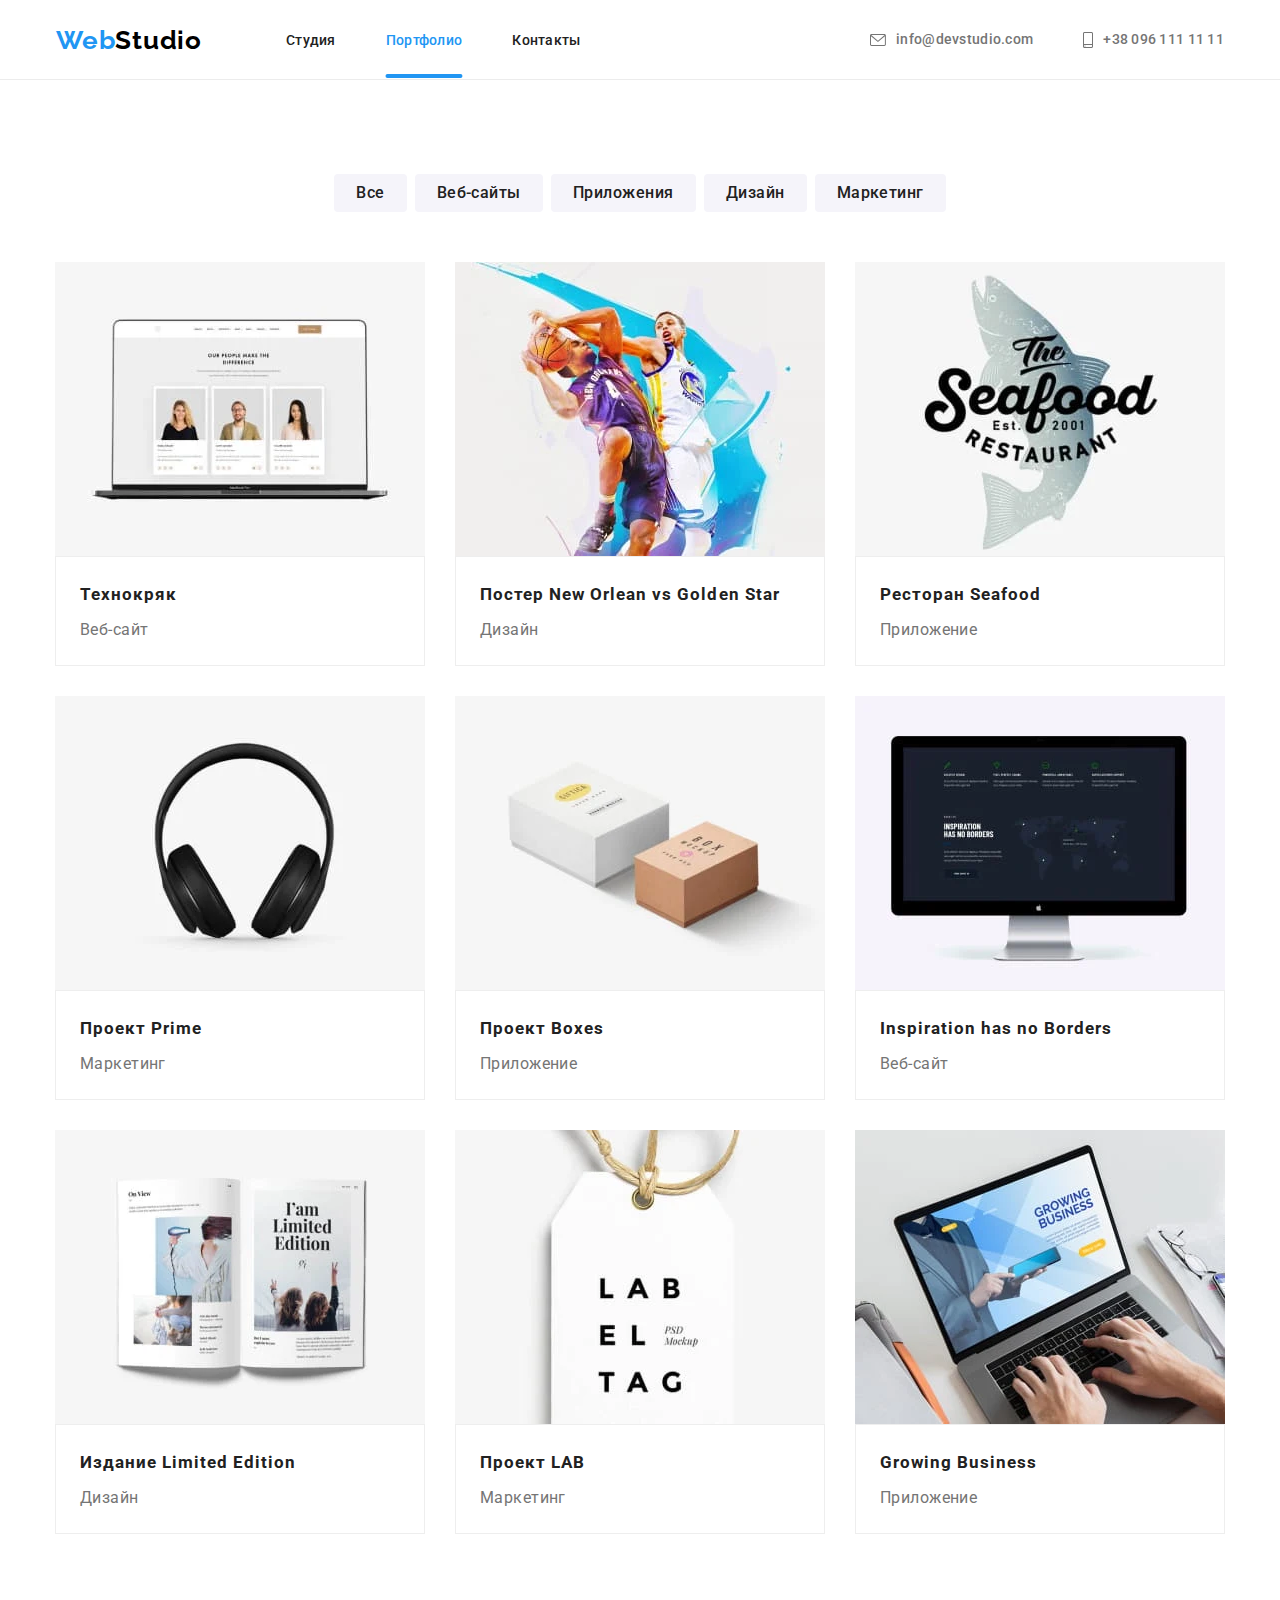
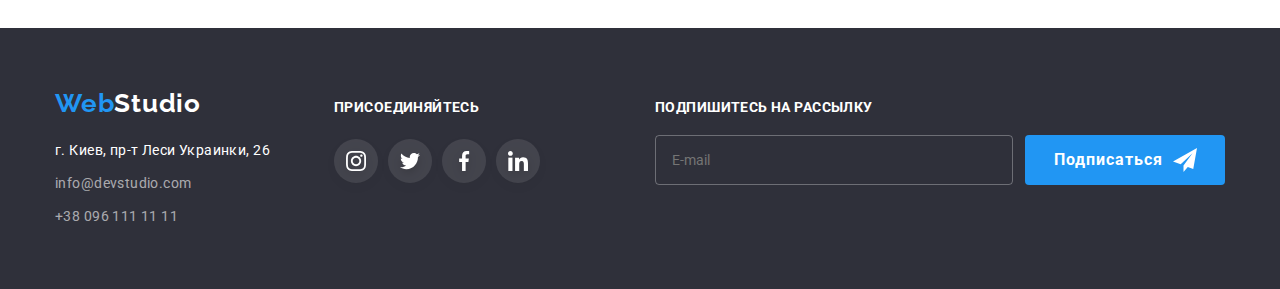
<file: portfolio.html>
<!DOCTYPE html>
<html lang="en">
<head>
    <meta charset="UTF-8">
    <meta http-equiv="X-UA-Compatible" content="IE=edge">
    <meta name="viewport" content="width=device-width, initial-scale=1.0">
    <title>Document</title>
    <link rel="preconnect" href="https://fonts.googleapis.com">
    <link rel="preconnect" href="https://fonts.gstatic.com" crossorigin>
    <link href="https://fonts.googleapis.com/css2?family=Raleway:wght@700&family=Roboto:wght@400;500;700;900&display=swap"
        rel="stylesheet">
    <link rel="stylesheet" href="https://cdn.jsdelivr.net/npm/modern-normalize@1.1.0/modern-normalize.min.css">
    <link rel="stylesheet" href="./css/main.min.css">
<body>
    <header class="page-header">
        <div class="container">
            <nav class="navigation">
                <a class="navigation__logo link" href="./index.html" lang="en">Web<span class="navigation__logo-dark">Studio</span>
                </a>
                <ul class="menu list">
                    <li class="menu__item">
                        <a class="menu__link  link" href="./index.html">Студия</a>
                    </li>
                    <li class="menu__item">
                        <a class="menu__link current link" href="./portfolio.html">Портфолио</a>
                    </li>
                    <li class="menu__item">
                        <a class="menu__link link" href="#contacts">Контакты</a>
                    </li>
                </ul>
            </nav>
            <ul class="connection list">
                <li class="connection__item">
                    <a class="connection__mail link" href="mailto:info@devstudio.com">
                        <svg class="connection__icons">
                            <use href="./images/icons/icons.svg#icon-envelope2"></use>
                        </svg>
                        info@devstudio.com</a>
                </li>
                <li class="connection__item">   
                    <a class="connection__phone-number link" href="tel:+380961111111">
                        <svg class="connection__icons icons-tell">
                        <use href="./images/icons/icons.svg#icon-smartphone"></use>
                    </svg>+38 096 111 11 11</a>
                </li>
            </ul>
            <button class="burger__toggle js-open-menu" type="button">
        
                <svg class="burger__toggle__svg">
                    <use href="./images/icons/icons.svg#icon-burger" ></use>
                </svg>
                
            </button>
            <div class="burger__container js-menu-container">
                <button type="button" class="burger__container__close js-close-menu">
                    <svg class="burger__container__svg">
                        <use href="./images/icons/icons.svg#icon-burger_close" width="19px" height="19px" ></use>
                    </svg>
                </button>
                <ul class="burger__container__list list">
                    <li class="burger__container__item"><a class="burger__container__text link" href="./index.html">Студия</a></li>
                    <li class="burger__container__item"><a class="burger__container__text text-current link" href="./portfolio.html">Портфолио</a></li>
                    <li class="burger__container__item"><a class="burger__container__text link" href="">Контакты</a></li>
                </ul>
                
                    <ul class="burger__container__contact list">
                        <li class="burger__container__item"><a class="burger__container__tel link" href="tel:+380961111111">+38 096 111 11 11</a></li>
                        <li class="burger__container__item"><a class="burger__container__mail link" href="mailto:info@devstudio.com">info@devstudio.com</a></li>
                    
                    </ul>
                    <ul class="burger__container__social list">
                        <li class="burger__container__social__item"><a class="burger__container__social__link link" href="">Instagram</a></li>
                        <li class="burger__container__social__item"><a class="burger__container__social__link link" href="">Twitter</a></li>
                        <li class="burger__container__social__item"><a class="burger__container__social__link link" href="">Facebook</a></li>
                        <li class="burger__container__social__item"><a class="burger__container__social__link link" href="">Linkedin</a></li>
                    </ul>
                
                
            </div>

            
        </div>
    </header>
    <section class="projects section">
        <div class="container contcolumn">
            <h1 class="skills__title">Портфолио</h1>
            <!-- <div class="buttons-list"> -->
                <ul class="projects__directions list">
                    <li class="projects__directions-item"><button class="projects__direction-btn link" type="button">Все</button></li>
                    <li class="projects__directions-item"><button class="projects__direction-btn link" type="button">Веб-сайты</button></li>
                    <li class="projects__directions-item"><button class="projects__direction-btn link" type="button">Приложения</button></li>
                    <li class="projects__directions-item"><button class="projects__direction-btn link" type="button">Дизайн</button></li>
                    <li class="projects__directions-item"><button class="projects__direction-btn link" type="button">Маркетинг</button></li>
                </ul>
            <!-- </div> -->
        
        <ul class="cases list">
            <li class="cases__item">
                
                    <a href="" class="cases__link link">
                      
                        <div class="cases__list-wrapper">

                        <picture>
                            <source media="(min-width: 1200px)"
                                srcset="./images/portfolio/desktop/technokriak-desktop.webp 1x, ./images/portfolio/desktop/technokriak-desktop@2x.webp 2x" type="image/webp">
                            <source media="(min-width: 1200px)"
                                srcset="./images/portfolio/desktop/technokriak-desktop.jpg 1x, ./images/portfolio/desktop/technokriak-desktop@2x.jpg 2x">
                        
                            <source media="(min-width: 768px)"
                                srcset="./images/portfolio/tablet/technokriak-tablet.webp 1x, ./images/portfolio/tablet/technokriak-tablet@2x.webp 2x" type="image/webp">
                            <source media="(min-width: 768px)"
                                srcset="./images/portfolio/tablet/technokriak-tablet.jpg 1x, ./images/portfolio/tablet/technokriak-tablet@2x.jpg 2x">
                        
                            <source media="(min-width: 320px)"
                                srcset="./images/portfolio/mobile/technokriak-mobile.webp 1x, ./images/portfolio/mobile/technokriak-mobile@2x.webp 2x" type="image/webp">
                            <source media="(min-width: 320px)"
                                srcset="./images/portfolio/mobile/technokriak-mobile.jpg 1x, ./images/portfolio/mobile/technokriak-mobile@2x.jpg 2x">
                            <img class= "cases__img" src="#" alt="Вебсайт Технокряк">
                        </picture>
                         
                        <p class="overlay">Ресурс предлагает комплексные предложения с разным уровнем функционала и сервисов. Все это позволит посетителю получить исчерпывающие сведения о компании или частном лице.</p>
                        </div>
                        <div class="cases__div1">
                        <h3 class="cases__name">Технокряк</h3>
                        <p class="cases__direction">Веб-сайт</p>
                    </div>
                    </a>
                
               
            </li>
            <li class="cases__item">
                
                    <a href="" class="cases__link link">
                        <div class="cases__list-wrapper">
                            <picture>
                                <source media="(min-width: 1200px)"

                                    srcset="./images/portfolio/desktop/poster-desktop.webp 1x, ./images/portfolio/desktop/poster-desktop@2x.webp 2x" type="image/webp">
                                <source media="(min-width: 1200px)"
                                    srcset="./images/portfolio/desktop/poster-desktop.jpg 1x, ./images/portfolio/desktop/poster-desktop@2x.jpg 2x">
                            
                                <source media="(min-width: 768px)"
                                    srcset="./images/portfolio/tablet/poster-tablet.webp 1x, ./images/portfolio/tablet/poster-tablet@2x.webp 2x" type="image/webp">
                                <source media="(min-width: 768px)"
                                    srcset="./images/portfolio/tablet/poster-tablet.jpg 1x, ./images/portfolio/tablet/poster-tablet@2x.jpg 2x">
                            
                                <source media="(min-width: 320px)"
                                    srcset="./images/portfolio/mobile/poster-mobile.webp 1x, ./images/portfolio/mobile/poster-mobile@2x.webp 2x" type="image/webp">
                                <source media="(min-width: 320px)"
                                    srcset="./images/portfolio/mobile/poster-mobile.jpg 1x, ./images/portfolio/mobile/poster-mobile@2x.jpg 2x">

                                <img class="cases__img" src="#" alt="Постер с баскетболистами">
                            </picture>
                            <p class="overlay">Ресурс предлагает комплексные предложения с разным уровнем функционала и сервисов. Все это позволит
                            посетителю получить
                            исчерпывающие сведения о компании или частном лице.</p>
                        </div>
                        
                        <div class="cases__div">
                        <h3 class="cases__name">Постер <span lang="en">New Orlean vs Golden Star</span></h3>
                        <p class="cases__direction">Дизайн</p>
                        </div>
                    </a>
               
               
            </li>
            <li class="cases__item">
               
                    <a href="" class="cases__link link">
                        <div class="cases__list-wrapper">
                            <picture>
                                <source media="(min-width: 1200px)"

                                    srcset="./images/portfolio/desktop/restaraunt-desktop.webp 1x, ./images/portfolio/desktop/restaraunt-desktop@2x.webp 2x"
                                    type="image/webp">
                                <source media="(min-width: 1200px)"
                                    srcset="./images/portfolio/desktop/restaraunt-desktop.jpg 1x, ./images/portfolio/desktop/restaraunt-desktop@2x.jpg 2x">
                            
                                <source media="(min-width: 768px)"
                                    srcset="./images/portfolio/tablet/restauraunt-tablet.webp 1x, ./images/portfolio/tablet/restauraunt-tablet@2x.webp 2x" type="image/webp">
                                <source media="(min-width: 768px)"
                                    srcset="./images/portfolio/tablet/restauraunt-tablet.jpg 1x, ./images/portfolio/tablet/restauraunt-tablet@2x.jpg 2x">
                            
                                <source media="(min-width: 320px)"
                                    srcset="./images/portfolio/mobile/restaraunt-mobile.webp 1x, ./images/portfolio/mobile/restaraunt-mobile@2x.webp 2x" type="image/webp">
                                <source media="(min-width: 320px)"
                                    srcset="./images/portfolio/mobile/restaraunt-mobile.jpg 1x, ./images/portfolio/mobile/restaraunt-mobile@2x.jpg 2x">

                                <img class="cases__img" src="#" alt="Лого ресторана">
                            </picture>
                            <p class="overlay">Ресурс предлагает комплексные предложения с разным уровнем функционала и сервисов. Все это позволит
                            посетителю получить
                            исчерпывающие сведения о компании или частном лице.</p>
                        </div>

                        <div class="cases__div">
                        <h3 class="cases__name">Ресторан <span lang="en">Seafood</span></h3>
                        <p class="cases__direction">Приложение</p>
                        </div>
                    </a>
                
               
            </li>
            <li class="cases__item">
                
                    <a href="" class="cases__link link">
                        <div class="cases__list-wrapper">
                            <picture>
                                <source media="(min-width: 1200px)"

                                    srcset="./images/portfolio/desktop/project-prime-desktop.webp 1x, ./images/portfolio/desktop/project-prime-desktop@2x.webp 2x"
                                    type="image/webp">
                                <source media="(min-width: 1200px)"
                                    srcset="./images/portfolio/desktop/project-prime-desktop.jpg 1x, ./images/portfolio/desktop/project-prime-desktop@2x.jpg 2x">
                            
                                <source media="(min-width: 768px)"
                                    srcset="./images/portfolio/tablet/project-prime-tablet.webp 1x, ./images/portfolio/tablet/project-prime-tablet@2x.webp 2x" type="image/webp">
                                <source media="(min-width: 768px)"
                                    srcset="./images/portfolio/tablet/project-prime-tablet.jpg 1x, ./images/portfolio/tablet/project-prime-tablet@2x.jpg 2x">
                            
                                <source media="(min-width: 320px)"
                                    srcset="./images/portfolio/mobile/project-prime-mobile.webp 1x, ./images/portfolio/mobile/project-prime-mobile@2x.webp 2x" type="image/webp">
                                <source media="(min-width: 320px)"
                                    srcset="./images/portfolio/mobile/project-prime-mobile.jpg 1x, ./images/portfolio/mobile/project-prime-mobile@2x.jpg 2x">

                                <img class="cases__img" src="#" alt="Наушники">
                            </picture>
                            <p class="overlay">Ресурс предлагает комплексные предложения с разным уровнем функционала и сервисов. Все это позволит
                            посетителю получить
                            исчерпывающие сведения о компании или частном лице.</p>
                        </div>
                       
                        <div class="cases__div">
                        <h3 class="cases__name">Проект <span lang="en">Prime</span></h3>
                        <p class="cases__direction">Маркетинг</p>
                        </div>
                    </a>
                
                
            </li>
            <li class="cases__item">
                
                    <a href="" class="cases__link link">
                        <div class="cases__list-wrapper">
                            <picture>
                                <source media="(min-width: 1200px)"

                                    srcset="./images/portfolio/desktop/project-boxes-desktop.webp 1x, ./images/portfolio/desktop/project-boxes-desktop@2x.webp 2x"
                                    type="image/webp">
                                <source media="(min-width: 1200px)"
                                    srcset="./images/portfolio/desktop/project-boxes-desktop.jpg 1x, ./images/portfolio/desktop/project-boxes-desktop@2x.jpg 2x">
                            
                                <source media="(min-width: 768px)"
                                    srcset="./images/portfolio/tablet/project-boxes-tablet.webp 1x, ./images/portfolio/tablet/project-boxes-tablet@2x.webp 2x" type="image/webp">
                                <source media="(min-width: 768px)"
                                    srcset="./images/portfolio/tablet/project-boxes-tablet.jpg 1x, ./images/portfolio/tablet/project-boxes-tablet@2x.jpg 2x">
                            
                                <source media="(min-width: 320px)"
                                    srcset="./images/portfolio/mobile/project-boxes-mobile.webp 1x, ./images/portfolio/mobile/project-boxes-mobile@2x.webp 2x" type="image/webp">
                                <source media="(min-width: 320px)"
                                    srcset="./images/portfolio/mobile/project-boxes-mobile.jpg 1x, ./images/portfolio/mobile/project-boxes@-mobile2x.jpg 2x">

                                <img class="cases__img" src="#" alt="Две коробки">
                            </picture>
                            <p class="overlay">Ресурс предлагает комплексные предложения с разным уровнем функционала и сервисов. Все это позволит
                            посетителю получить
                            исчерпывающие сведения о компании или частном лице.</p>
                        </div>

                        <div class="cases__div">
                        <h3 class="cases__name">Проект <span lang="en">Boxes</span></h3>
                        <p class="cases__direction">Приложение</p>
                        </div>
                    </a>
              
               
            </li>
            <li class="cases__item">
                
                    <a href="" class="cases__link link">
                        <div class="cases__list-wrapper">
                            <picture>
                                <source media="(min-width: 1200px)"

                                    srcset="./images/portfolio/desktop/inspiration-desktop.webp 1x, ./images/portfolio/desktop/inspiration-desktop@2x.webp 2x"
                                    type="image/webp">
                                <source media="(min-width: 1200px)"
                                    srcset="./images/portfolio/desktop/inspiration-desktop.jpg 1x, ./images/portfolio/desktop/inspiration-desktop@2x.jpg 2x">
                            
                                <source media="(min-width: 768px)"
                                    srcset="./images/portfolio/tablet/inspiration-tablet.webp 1x, ./images/portfolio/tablet/inspiration-tablet@2x.webp 2x" type="image/webp">
                                <source media="(min-width: 768px)"
                                    srcset="./images/portfolio/tablet/inspiration-tablet.jpg 1x, ./images/portfolio/tablet/inspiration-tablet@2x.jpg 2x">
                            
                                <source media="(min-width: 320px)"
                                    srcset="./images/portfolio/mobile/inspiration-mobile.webp 1x, ./images/portfolio/mobile/inspiration-mobile@2x.webp 2x" type="image/webp">
                                <source media="(min-width: 320px)"
                                    srcset="./images/portfolio/mobile/inspiration-mobile.jpg 1x, ./images/portfolio/mobile/inspiration-mobile@2x.jpg 2x">

                                <img class="cases__img" src="#" alt="Монитор">
                            </picture>
                            <p class="overlay">Ресурс предлагает комплексные предложения с разным уровнем функционала и сервисов. Все это позволит
                            посетителю получить
                            исчерпывающие сведения о компании или частном лице.</p>
                        </div>
                        
                        <div class="cases__div">
                        <h3 class="cases__name" lang="en">Inspiration has no Borders</h3>
                        <p class="cases__direction">Веб-сайт</p>
                        </div>
                    </a>
                
               
            </li>
            <li class="cases__item">
                
                    <a href="" class="cases__link link">
                        <div class="cases__list-wrapper">
                            <picture>
                                <source media="(min-width: 1200px)"

                                    srcset="./images/portfolio/desktop/publishing-desktop.webp 1x, ./images/portfolio/desktop/publishing-desktop@2x.webp 2x"
                                    type="image/webp">
                                <source media="(min-width: 1200px)"
                                    srcset="./images/portfolio/desktop/publishing-desktop.jpg 1x, ./images/portfolio/desktop/publishing-desktop@2x.jpg 2x">
                            
                                <source media="(min-width: 768px)"
                                    srcset="./images/portfolio/tablet/publishing-tablet.webp 1x, ./images/portfolio/tablet/publishing-tablet@2x.webp 2x" type="image/webp">
                                <source media="(min-width: 768px)"
                                    srcset="./images/portfolio/tablet/publishing-tablet.jpg 1x, ./images/portfolio/tablet/publishing-tablet@2x.jpg 2x">
                            
                                <source media="(min-width: 320px)"
                                    srcset="./images/portfolio/mobile/publishing-mobile.webp 1x, ./images/portfolio/mobile/publishing-mobile@2x.webp 2x" type="image/webp">
                                <source media="(min-width: 320px)"
                                    srcset="./images/portfolio/mobile/publishing-mobile.jpg 1x, ./images/portfolio/mobile/publishing-mobile@2x.jpg 2x">

                                <img class="cases__img" src="#" alt="Журнал">
                            </picture>
                            <p class="overlay">Ресурс предлагает комплексные предложения с разным уровнем функционала и сервисов. Все это позволит
                            посетителю получить
                            исчерпывающие сведения о компании или частном лице.</p>
                        </div>
                       
                        <div class="cases__div">
                        <h3 class="cases__name">Издание <span lang="en">Limited Edition</span></h3>
                        <p class="cases__direction">Дизайн</p>
                        </div>
                    </a>
                
               
            </li>
            <li class="cases__item">
                
                    <a href="" class="cases__link link">
                        <div class="cases__list-wrapper">
                            <picture>
                                <source media="(min-width: 1200px)"

                                    srcset="./images/portfolio/desktop/project-lab-desktop.webp 1x, ./images/portfolio/desktop/project-lab-desktop@2x.webp 2x"
                                    type="image/webp">
                                <source media="(min-width: 1200px)"
                                    srcset="./images/portfolio/desktop/project-lab-desktop.jpg 1x, ./images/portfolio/desktop/project-lab-desktop@2x.jpg 2x">
                            
                                <source media="(min-width: 768px)"
                                    srcset="./images/portfolio/tablet/projects-lab-tablet.webp 1x, ./images/portfolio/tablet/projects-lab-tablet@2x.webp 2x" type="image/webp">
                                <source media="(min-width: 768px)"
                                    srcset="./images/portfolio/tablet/projects-lab-tablet.jpg 1x, ./images/portfolio/tablet/projects-lab-tablet@2x.jpg 2x">
                            
                                <source media="(min-width: 320px)"
                                    srcset="./images/portfolio/mobile/project-lab-mobile.webp 1x, ./images/portfolio/mobile/project-lab-mobile@2x.webp 2x" type="image/webp">
                                <source media="(min-width: 320px)"
                                    srcset="./images/portfolio/mobile/project-lab-mobile.jpg 1x, ./images/portfolio/mobile/project-lab-mobile@2x.jpg 2x">

                                <img class="cases__img" src="#" alt="Ярлык">
                            </picture>
                              
                            <p class="overlay">Ресурс предлагает комплексные предложения с разным уровнем функционала и сервисов. Все это позволит
                            посетителю получить
                            исчерпывающие сведения о компании или частном лице.</p>
                        </div>
                        
                        <div class="cases__div">
                        <h3 class="cases__name">Проект <span lang="en">LAB</span></h3>
                        <p class="cases__direction">Маркетинг</p>
                        </div>
                    </a>
                
                
            </li>
            <li class="cases__item">
                
                    <a href="" class="cases__link link">
                            <div class="cases__list-wrapper">
                                <picture>
                                    <source media="(min-width: 1200px)"

                                        srcset="./images/portfolio/desktop/growing-desktop.webp 1x, ./images/portfolio/desktop/growing-desktop@2x.webp 2x"
                                        type="image/webp">
                                    <source media="(min-width: 1200px)"
                                        srcset="./images/portfolio/desktop/growing-desktop.jpg 1x, ./images/portfolio/desktop/growing-desktop@2x.jpg 2x">
                                
                                    <source media="(min-width: 768px)"
                                        srcset="./images/portfolio/tablet/growing-tablet.webp 1x, ./images/portfolio/tablet/growing-tablet@2x.webp 2x" type="image/webp">
                                    <source media="(min-width: 768px)"
                                        srcset="./images/portfolio/tablet/growing-tablet.jpg 1x, ./images/portfolio/tablet/growing-tablet@2x.jpg 2x">
                                
                                    <source media="(min-width: 320px)"
                                        srcset="./images/portfolio/mobile/growing-mobile.webp 1x, ./images/portfolio/mobile/growing-mobile@2x.webp 2x" type="image/webp">
                                    <source media="(min-width: 320px)"
                                        srcset="./images/portfolio/mobile/growing-mobile.jpg 1x, ./images/portfolio/mobile/growing-mobile@2x.jpg 2x">

                                    <img class="cases__img" src="#" alt="Ноутбук">
                                </picture>
                                <p class="overlay">Ресурс предлагает комплексные предложения с разным уровнем функционала и сервисов. Все это позволит
                                посетителю получить
                                исчерпывающие сведения о компании или частном лице.</p>
                            </div>
    
                            <div class="cases__div">
                            <h3 class="cases__name" lang="en">Growing Business</h3>
                            <p class="cases__direction">Приложение</p>
                            </div>
                        </a>
                     
                      
               
            </li>
        </ul>
        </div>
    </section>
    <footer class="footer">
        <div class="container">
            <div class="footer-cont1">
                <a class="footer-logo link" href="./index.html" lang="en">Web<span
                        class="footer-cont1__logo-light">Studio</span>
                </a>
                <address class="footer-cont1__address">
                    <ul class="footer-cont1__list list">
                        <li class="footer-cont1__item">
                            <a class="footer-cont1__geo-lokation link" href="https://goo.gl/maps/sMU2fEgYghPmnh6D7"
                                target="_blank" rel="noopener noreferrer">г. Киев, пр-т Леси
                                Украинки, 26</a>
                        </li>
                        <li class="footer-cont1__item">
                            <a class="footer-cont1__contact-mail link"
                                href="mailto:info@devstudio.com">info@devstudio.com</a>
                        </li>
                        <li class="footer-cont1__item">
                            <a class="footer-cont1__contact-phone-number link" href="tel:+380961111111">+38 096 111 11
                                11</a>
                        </li>
                    </ul>
                </address>
            </div>
    
    
            <div class="footer-cont">
                <p class="footer-cont__title">Присоединяйтесь</p>
                <ul class="footer-cont__list">
                    <li class="footer-cont__item list">
                        <a class="footer-cont__link link" href="">
                            <svg class="footer-cont__icon">
                                <use href="./images/icons/icons.svg#icon-instagram" width="20px" height="20px"></use>
                            </svg>
                        </a>
                    </li>
                    <li class="footer-cont__item list">
                        <a class="footer-cont__link" href="">
                            <svg class="footer-cont__icon">
                                <use href="./images/icons/icons.svg#icon-twitter" width="20px" height="20px"></use>
                            </svg>
                        </a>
                    </li>
                    <li class="footer-cont__item list">
                        <a class="footer-cont__link" href="">
                            <svg class="footer-cont__icon">
                                <use href="./images/icons/icons.svg#icon-facebook" width="20px" height="20px"></use>
                            </svg>
                        </a>
                    </li>
                    <li class="footer-cont__item list">
                        <a class="footer-cont__link" href="">
                            <svg class="footer-cont__icon">
                                <use href="./images/icons/icons.svg#icon-linkedin" width="20px" height="20px"></use>
                            </svg>
                        </a>
                    </li>
                </ul>
            </div>
    
            <div class="footer-cont2">
                <p class="footer-cont2__title">Подпишитесь на рассылку</p>
                <form class="footer-cont2__input-form">
                    <input type="email" placeholder="E-mail" class="footer-cont2__input">
                    <button type="submit" class="footer-cont2__btn">Подписаться
                        <svg class="footer-cont2__svg-telegram">
                            <use href="./images/icons/icons.svg#icon-footer-telegram" width="24px" height="24px"></use>
                        </svg>
                    </button>
                </form>
            </div>
    
        </div>
    </footer>
    <script src="./js/menu.js"></script>
</body>
</html>
</file>
<file: css/main.min.css>
:root{--main-font: "Roboto", sans-serif;--secondary-font: "Raleway", sans-serif;--main-color: #2196f3;--logo-color: #000000;--tittle-color: #212121;--description-color: #757575;--btn-ftr-color: #ffffff;--contact-color: rgba(255, 255, 255, 0.6);--background-color: #2F303A;--button-color: #188CE8;--employees-color: #F5F4FA;--icon-color: #afb1b8;--footer-icon-color: rgba(255, 255, 255, 0.1)}html{width:100%;max-width:100%;overflow-x:hidden;-webkit-box-sizing:border-box;box-sizing:border-box}body{font-family:var(--main-font);background-color:var(--btn-ftr-color);color:var(--tittle-color);font-size:14px;letter-spacing:.03em}h1,h2,h3,h4,h5,h6,p{margin:0}ul,ol{margin:0;padding:0}img{display:block;max-width:100%;height:auto}address{font-style:normal}.link{text-decoration:none;color:inherit}.list{list-style:none;padding-left:0;margin:0}@media screen and (max-width: 1199px){.section{padding-top:60px;padding-bottom:94px}}@media screen and (min-width: 1200px){.section{padding-top:94px;padding-bottom:94px}}.container{padding-left:15px;padding-right:15px}.page-header .container{display:-webkit-box;display:-ms-flexbox;display:flex;-webkit-box-pack:justify;-ms-flex-pack:justify;justify-content:space-between;padding:15px 16px}@media screen and (min-width: 480px){.container{width:480px;margin:0 auto}}@media screen and (min-width: 768px){.container{width:780px}}@media screen and (min-width: 1200px){.container{width:1200px}}.navigation__logo{font-family:var(--secondary-font);font-weight:700;font-size:26px;line-height:1.19;letter-spacing:.03em;color:var(--main-color)}.navigation__logo-dark{font-family:var(--secondary-font);font-weight:700;font-size:26px;line-height:1.19;color:var(--logo-color)}.footer-cont1__logo-light{font-family:var(--secondary-font);font-weight:700;font-size:26px;line-height:1.19;color:var(--btn-ftr-color)}.footer-cont1__logo{display:inline-block;margin-top:0px;text-align:center}.footer-logo{font-family:"Raleway";font-style:normal;font-weight:700;font-size:26px;line-height:31px;letter-spacing:.03em;color:#2196f3}@media screen and (max-width: 1199px){.clients__list{display:-webkit-box;display:-ms-flexbox;display:flex;-ms-flex-wrap:wrap;flex-wrap:wrap;-webkit-box-pack:center;-ms-flex-pack:center;justify-content:center;gap:30px}.clients__link{display:-webkit-box;display:-ms-flexbox;display:flex;-webkit-box-pack:center;-ms-flex-pack:center;justify-content:center;-webkit-box-align:center;-ms-flex-align:center;align-items:center;color:var(--icon-color);border:1px solid var(--icon-color);width:226px;height:92px;border-radius:4px;-webkit-transition-property:border-color,color;transition-property:border-color,color;-webkit-transition-duration:250ms;transition-duration:250ms;-webkit-transition-timing-function:cubic-bezier(0.4, 0, 0.2, 1);transition-timing-function:cubic-bezier(0.4, 0, 0.2, 1)}.clients__link:hover,.clients__link:focus{border-color:var(--button-color);color:var(--button-color)}.clients__icons{width:106px;height:60px;fill:currentColor}}@media screen and (max-width: 767px){.clients__list{display:-webkit-box;display:-ms-flexbox;display:flex;-ms-flex-wrap:wrap;flex-wrap:wrap;-webkit-box-pack:center;-ms-flex-pack:center;justify-content:center;gap:30px}.clients__link{display:-webkit-box;display:-ms-flexbox;display:flex;-webkit-box-pack:center;-ms-flex-pack:center;justify-content:center;-webkit-box-align:center;-ms-flex-align:center;align-items:center;color:var(--icon-color);border:1px solid var(--icon-color);width:210px;height:92px;border-radius:4px;-webkit-transition-property:border-color,color;transition-property:border-color,color;-webkit-transition-duration:250ms;transition-duration:250ms;-webkit-transition-timing-function:cubic-bezier(0.4, 0, 0.2, 1);transition-timing-function:cubic-bezier(0.4, 0, 0.2, 1)}.clients__link:hover,.clients__link:focus{border-color:var(--button-color);color:var(--button-color)}.clients__icons{width:106px;height:60px;fill:currentColor}}@media screen and (min-width: 1200px){.clients__list{display:-webkit-box;display:-ms-flexbox;display:flex}.clients__link{display:-webkit-box;display:-ms-flexbox;display:flex;-webkit-box-pack:center;-ms-flex-pack:center;justify-content:center;-webkit-box-align:center;-ms-flex-align:center;align-items:center;color:var(--icon-color);border:1px solid var(--icon-color);width:170px;height:92px;border-radius:4px;-webkit-transition-property:border-color,color;transition-property:border-color,color;-webkit-transition-duration:250ms;transition-duration:250ms;-webkit-transition-timing-function:cubic-bezier(0.4, 0, 0.2, 1);transition-timing-function:cubic-bezier(0.4, 0, 0.2, 1)}.clients__link:hover,.clients__link:focus{border-color:var(--button-color);color:var(--button-color)}.clients__icons{width:106px;height:60px;fill:currentColor}.clients__item:not(:last-child){margin-right:30px}}@media screen and (max-width: 1199px){.employees__name{font-weight:500;font-size:16px;line-height:1.19;color:var(--tittle-color);margin-top:0px;text-align:center}.employees__position{font-size:16px;line-height:1.19;letter-spacing:.03em;text-align:center;color:var(--description-color);margin-top:10px}.employees__list{display:-webkit-box;display:-ms-flexbox;display:flex;-ms-flex-wrap:wrap;flex-wrap:wrap;-webkit-box-pack:center;-ms-flex-pack:center;justify-content:center;gap:30px}.employees__card{background:var(--btn-ftr-color);-webkit-box-shadow:0px 1px 3px rgba(0,0,0,.12),0px 1px 1px rgba(0,0,0,.14),0px 2px 1px rgba(0,0,0,.2);box-shadow:0px 1px 3px rgba(0,0,0,.12),0px 1px 1px rgba(0,0,0,.14),0px 2px 1px rgba(0,0,0,.2);border-radius:0px 0px 4px 4px}.employees__subscription{padding:30px}.employees__social-icon{fill:currentColor;width:20px;height:20px}.employees__social-list{display:-webkit-box;display:-ms-flexbox;display:flex;-webkit-box-pack:center;-ms-flex-pack:center;justify-content:center;margin-top:16px}.employees__social-item:not(:last-child){margin-right:10px}.employees__photo{width:354px}.employees__social-link{width:44px;height:44px;border-radius:50%;color:var(--icon-color);display:-webkit-box;display:-ms-flexbox;display:flex;-webkit-box-pack:center;-ms-flex-pack:center;justify-content:center;-webkit-box-align:center;-ms-flex-align:center;align-items:center;-webkit-transition-property:background-color,color;transition-property:background-color,color;-webkit-transition-duration:250ms;transition-duration:250ms;-webkit-transition-timing-function:cubic-bezier(0.4, 0, 0.2, 1);transition-timing-function:cubic-bezier(0.4, 0, 0.2, 1)}.employees__social-link:hover,.employees__social-link:focus{background-color:var(--button-color);color:var(--btn-ftr-color)}}@media screen and (max-width: 767px){.employees__name{font-weight:500;font-size:16px;line-height:1.19;color:var(--tittle-color);margin-top:0px;text-align:center}.employees__position{font-size:16px;line-height:1.19;letter-spacing:.03em;text-align:center;color:var(--description-color);margin-top:10px}.employees__list{display:-webkit-box;display:-ms-flexbox;display:flex;-ms-flex-wrap:wrap;flex-wrap:wrap;-webkit-box-pack:center;-ms-flex-pack:center;justify-content:center;gap:30px}.employees__photo{width:450px}.employees__card{background:var(--btn-ftr-color);-webkit-box-shadow:0px 1px 3px rgba(0,0,0,.12),0px 1px 1px rgba(0,0,0,.14),0px 2px 1px rgba(0,0,0,.2);box-shadow:0px 1px 3px rgba(0,0,0,.12),0px 1px 1px rgba(0,0,0,.14),0px 2px 1px rgba(0,0,0,.2);border-radius:0px 0px 4px 4px}.employees__subscription{padding:30px}.employees__social-icon{fill:currentColor;width:20px;height:20px}.employees__social-list{display:-webkit-box;display:-ms-flexbox;display:flex;-webkit-box-pack:center;-ms-flex-pack:center;justify-content:center;margin-top:16px}.employees__social-item:not(:last-child){margin-right:10px}.employees__social-link{width:44px;height:44px;border-radius:50%;color:var(--icon-color);display:-webkit-box;display:-ms-flexbox;display:flex;-webkit-box-pack:center;-ms-flex-pack:center;justify-content:center;-webkit-box-align:center;-ms-flex-align:center;align-items:center;-webkit-transition-property:background-color,color;transition-property:background-color,color;-webkit-transition-duration:250ms;transition-duration:250ms;-webkit-transition-timing-function:cubic-bezier(0.4, 0, 0.2, 1);transition-timing-function:cubic-bezier(0.4, 0, 0.2, 1)}.employees__social-link:hover,.employees__social-link:focus{background-color:var(--button-color);color:var(--btn-ftr-color)}}@media screen and (min-width: 1200px){.employees__name{font-weight:500;font-size:16px;line-height:1.19;color:var(--tittle-color);margin-top:0px;text-align:center}.employees__position{font-size:16px;line-height:1.19;letter-spacing:.03em;text-align:center;color:var(--description-color);margin-top:10px}.employees__list{display:-webkit-box;display:-ms-flexbox;display:flex;-ms-flex-wrap:wrap;flex-wrap:wrap;-webkit-box-pack:center;-ms-flex-pack:center;justify-content:center;gap:30px}.employees__card{background:var(--btn-ftr-color);-webkit-box-shadow:0px 1px 3px rgba(0,0,0,.12),0px 1px 1px rgba(0,0,0,.14),0px 2px 1px rgba(0,0,0,.2);box-shadow:0px 1px 3px rgba(0,0,0,.12),0px 1px 1px rgba(0,0,0,.14),0px 2px 1px rgba(0,0,0,.2);border-radius:0px 0px 4px 4px}.employees__subscription{padding:30px}.employees__social-icon{fill:currentColor;width:20px;height:20px}.employees__social-list{display:-webkit-box;display:-ms-flexbox;display:flex;-webkit-box-pack:center;-ms-flex-pack:center;justify-content:center;margin-top:16px}.employees__social-item:not(:last-child){margin-right:10px}.employees__social-link{width:44px;height:44px;border-radius:50%;color:var(--icon-color);display:-webkit-box;display:-ms-flexbox;display:flex;-webkit-box-pack:center;-ms-flex-pack:center;justify-content:center;-webkit-box-align:center;-ms-flex-align:center;align-items:center;-webkit-transition-property:background-color,color;transition-property:background-color,color;-webkit-transition-duration:250ms;transition-duration:250ms;-webkit-transition-timing-function:cubic-bezier(0.4, 0, 0.2, 1);transition-timing-function:cubic-bezier(0.4, 0, 0.2, 1)}.employees__social-link:hover,.employees__social-link:focus{background-color:var(--button-color);color:var(--btn-ftr-color)}}@media screen and (max-width: 1199px){.footer-cont1__address{font-style:normal;display:block}.footer-cont1__geo-lokation{font-size:14px;line-height:1.71;letter-spacing:.03em;color:var(--btn-ftr-color);-webkit-transition-property:color;transition-property:color;-webkit-transition-duration:250ms;transition-duration:250ms;-webkit-transition-timing-function:cubic-bezier(0.4, 0, 0.2, 1);transition-timing-function:cubic-bezier(0.4, 0, 0.2, 1)}.footer-cont1__geo-lokation:hover,.footer-cont1__geo-lokation:focus{color:var(--main-color)}.footer-cont1__contact-mail{font-size:14px;line-height:1.71;letter-spacing:.03em;color:var(--contact-color);-webkit-transition-property:color;transition-property:color;-webkit-transition-duration:250ms;transition-duration:250ms;-webkit-transition-timing-function:cubic-bezier(0.4, 0, 0.2, 1);transition-timing-function:cubic-bezier(0.4, 0, 0.2, 1)}.footer-cont1__contact-mail:hover,.footer-cont1__contact-mail:focus{color:var(--main-color)}.footer-cont1__contact-phone-number{font-size:14px;line-height:1.71;letter-spacing:.03em;color:var(--contact-color);-webkit-transition-property:color;transition-property:color;-webkit-transition-duration:250ms;transition-duration:250ms;-webkit-transition-timing-function:cubic-bezier(0.4, 0, 0.2, 1);transition-timing-function:cubic-bezier(0.4, 0, 0.2, 1)}.footer-cont1__contact-phone-number:hover,.footer-cont1__contact-phone-number:focus{color:var(--main-color)}.footer-cont1__address{margin-top:20px}.footer-cont1__item{text-align:center}.footer-cont1__item:not(:last-child){margin-bottom:9px}.footer-cont__icon{width:20px;height:20px;color:var(--btn-ftr-color)}.footer-cont__list{display:-webkit-box;display:-ms-flexbox;display:flex;margin-top:20px}.footer-cont__item:not(:last-child){margin-right:10px}.footer-cont__item{display:-webkit-box;display:-ms-flexbox;display:flex}.footer-cont__link{display:-webkit-box;display:-ms-flexbox;display:flex;width:44px;height:44px;-webkit-box-align:center;-ms-flex-align:center;align-items:center;-webkit-box-pack:center;-ms-flex-pack:center;justify-content:center;border-radius:50%;background-color:var(--footer-icon-color);-webkit-filter:drop-shadow(0px 4px 4px rgba(0, 0, 0, 0.25));filter:drop-shadow(0px 4px 4px rgba(0, 0, 0, 0.25));-webkit-transition-property:background-color;transition-property:background-color;-webkit-transition-duration:250ms;transition-duration:250ms;-webkit-transition-timing-function:cubic-bezier(0.4, 0, 0.2, 1);transition-timing-function:cubic-bezier(0.4, 0, 0.2, 1)}.footer-cont__link:hover,.footer-cont__link:focus{background-color:var(--button-color)}.footer-cont__title{font-weight:700;line-height:1.17;text-transform:uppercase;color:var(--btn-ftr-color);text-align:center}.footer-cont2__input{padding-left:16px;padding-top:15px;padding-bottom:15px;width:100%;height:50px;margin-right:12px;outline:none;color:#fff;background:rgba(0,0,0,0);border:1px solid rgba(255,255,255,.3);border-radius:4px;-webkit-transition:border-color 250ms cubic-bezier(0.4, 0, 0.2, 1),-webkit-filter 250ms cubic-bezier(0.4, 0, 0.2, 1);transition:border-color 250ms cubic-bezier(0.4, 0, 0.2, 1),-webkit-filter 250ms cubic-bezier(0.4, 0, 0.2, 1);transition:border-color 250ms cubic-bezier(0.4, 0, 0.2, 1),filter 250ms cubic-bezier(0.4, 0, 0.2, 1);transition:border-color 250ms cubic-bezier(0.4, 0, 0.2, 1),filter 250ms cubic-bezier(0.4, 0, 0.2, 1),-webkit-filter 250ms cubic-bezier(0.4, 0, 0.2, 1)}.footer-cont2__input:focus{border-color:var(--accent-color);-webkit-filter:drop-shadow(0px 4px 4px rgba(0, 0, 0, 0.15));filter:drop-shadow(0px 4px 4px rgba(0, 0, 0, 0.15))}.footer-cont2__input::-webkit-input-placeholder{color:rgba(255,255,255,.6)}.footer-cont2__input::-moz-placeholder{color:rgba(255,255,255,.6)}.footer-cont2__input:-ms-input-placeholder{color:rgba(255,255,255,.6)}.footer-cont2__input::-ms-input-placeholder{color:rgba(255,255,255,.6)}.footer-cont2__input::placeholder{color:rgba(255,255,255,.6)}.footer-cont2__title{font-family:"Roboto";font-style:normal;font-weight:700;font-size:14px;line-height:16px;letter-spacing:.03em;text-transform:uppercase;text-align:center;color:#fff}.footer-cont2__input-form{display:block;margin-top:20px}.footer-cont2__btn{width:200px;height:50px;border-radius:4px;font-family:"Roboto";font-style:normal;font-weight:700;font-size:16px;line-height:30px;margin:0 auto;display:-webkit-box;display:-ms-flexbox;display:flex;-webkit-box-align:center;-ms-flex-align:center;align-items:center;text-align:center;letter-spacing:.06em;margin-top:20px;color:#fff;padding-left:29px;background-color:var(--main-color);border:none;-webkit-transition-property:background-color;transition-property:background-color;-webkit-transition-duration:250ms;transition-duration:250ms;-webkit-transition-timing-function:cubic-bezier(0.4, 0, 0.2, 1);transition-timing-function:cubic-bezier(0.4, 0, 0.2, 1)}.footer-cont2__btn:hover,.footer-cont2__btn:focus{cursor:pointer;background-color:var(--button-color)}.footer-cont2__svg-telegram{width:24px;height:24px;margin-left:10px}}@media screen and (min-width: 1200px){.footer-cont1__address{font-style:normal;display:block}.footer-cont1__geo-lokation{font-size:14px;line-height:1.71;letter-spacing:.03em;color:var(--btn-ftr-color);-webkit-transition-property:color;transition-property:color;-webkit-transition-duration:250ms;transition-duration:250ms;-webkit-transition-timing-function:cubic-bezier(0.4, 0, 0.2, 1);transition-timing-function:cubic-bezier(0.4, 0, 0.2, 1)}.footer-cont1__geo-lokation:hover,.footer-cont1__geo-lokation:focus{color:var(--main-color)}.footer-cont1__contact-mail{font-size:14px;line-height:1.71;letter-spacing:.03em;color:var(--contact-color);-webkit-transition-property:color;transition-property:color;-webkit-transition-duration:250ms;transition-duration:250ms;-webkit-transition-timing-function:cubic-bezier(0.4, 0, 0.2, 1);transition-timing-function:cubic-bezier(0.4, 0, 0.2, 1)}.footer-cont1__contact-mail:hover,.footer-cont1__contact-mail:focus{color:var(--main-color)}.footer-cont1__contact-phone-number{font-size:14px;line-height:1.71;letter-spacing:.03em;color:var(--contact-color);-webkit-transition-property:color;transition-property:color;-webkit-transition-duration:250ms;transition-duration:250ms;-webkit-transition-timing-function:cubic-bezier(0.4, 0, 0.2, 1);transition-timing-function:cubic-bezier(0.4, 0, 0.2, 1)}.footer-cont1__contact-phone-number:hover,.footer-cont1__contact-phone-number:focus{color:var(--main-color)}.footer-cont1__address{margin-top:20px}.footer-cont1__item:not(:last-child){margin-bottom:9px}.footer-cont__icon{width:20px;height:20px;color:var(--btn-ftr-color)}.footer-cont__list{display:-webkit-box;display:-ms-flexbox;display:flex;margin-top:20px}.footer-cont__item:not(:last-child){margin-right:10px}.footer-cont__item{display:-webkit-box;display:-ms-flexbox;display:flex}.footer-cont__link{display:-webkit-box;display:-ms-flexbox;display:flex;width:44px;height:44px;-webkit-box-align:center;-ms-flex-align:center;align-items:center;-webkit-box-pack:center;-ms-flex-pack:center;justify-content:center;border-radius:50%;background-color:var(--footer-icon-color);-webkit-filter:drop-shadow(0px 4px 4px rgba(0, 0, 0, 0.25));filter:drop-shadow(0px 4px 4px rgba(0, 0, 0, 0.25));-webkit-transition-property:background-color;transition-property:background-color;-webkit-transition-duration:250ms;transition-duration:250ms;-webkit-transition-timing-function:cubic-bezier(0.4, 0, 0.2, 1);transition-timing-function:cubic-bezier(0.4, 0, 0.2, 1)}.footer-cont__link:hover,.footer-cont__link:focus{background-color:var(--button-color)}.footer-cont__title{font-weight:700;line-height:1.62;text-transform:uppercase;color:var(--btn-ftr-color)}.footer-cont2__input{width:358px;height:50px;background-color:rgba(0,0,0,0);border:1px solid rgba(255,255,255,.3);border-radius:4px;color:rgba(255,255,255,.3);padding-left:16px}.footer-cont2__title{font-family:"Roboto";font-style:normal;font-weight:700;font-size:14px;line-height:16px;letter-spacing:.03em;text-transform:uppercase;color:#fff}.footer-cont2__input-form{display:-webkit-box;display:-ms-flexbox;display:flex;margin-top:20px}.footer-cont2__btn{width:200px;height:50px;border-radius:4px;font-family:"Roboto";font-style:normal;font-weight:700;font-size:16px;line-height:30px;display:-webkit-box;display:-ms-flexbox;display:flex;-webkit-box-align:center;-ms-flex-align:center;align-items:center;text-align:center;letter-spacing:.06em;margin-left:12px;color:#fff;padding-left:29px;background-color:var(--main-color);border:none;-webkit-transition-property:background-color;transition-property:background-color;-webkit-transition-duration:250ms;transition-duration:250ms;-webkit-transition-timing-function:cubic-bezier(0.4, 0, 0.2, 1);transition-timing-function:cubic-bezier(0.4, 0, 0.2, 1)}.footer-cont2__btn:hover,.footer-cont2__btn:focus{cursor:pointer;background-color:var(--button-color)}.footer-cont2__svg-telegram{width:24px;height:24px;margin-left:10px}}.gallery{max-width:1600px;margin:0 auto;padding:94px 0px}.gallery__list{display:-webkit-box;display:-ms-flexbox;display:flex}.gallery__item:not(:last-child){margin-right:30px}.gallery__item{position:relative}.gallery__div{position:absolute;background:rgba(47,48,58,.8);bottom:0;display:-webkit-box;display:-ms-flexbox;display:flex;-webkit-box-pack:center;-ms-flex-pack:center;justify-content:center;-webkit-box-align:center;-ms-flex-align:center;align-items:center;width:100%;height:70px}.gallery__text{font-weight:700;line-height:1.19;letter-spacing:.03em;text-transform:uppercase;color:var(--btn-ftr-color)}@media screen and (max-width: 1199px){.gallery{display:none}}@media(max-width: 767px){.menu{display:none}.connection{display:none}.burger__container{position:fixed;top:0;left:50%;width:100vw;z-index:100;height:100vh;padding:48px 40px;background-color:#fff;-webkit-transform:translateY(0%) translateX(100%);transform:translateY(0%) translateX(100%);-webkit-transition:-webkit-transform 250ms linear;transition:-webkit-transform 250ms linear;transition:transform 250ms linear;transition:transform 250ms linear, -webkit-transform 250ms linear}.burger__container.is-open{-webkit-transform:translateY(0) translateX(-50%);transform:translateY(0) translateX(-50%)}.burger__toggle{border:none;background-color:rgba(0,0,0,0);padding:0}.burger__toggle__svg{width:24px;height:16px;fill:#212121;-webkit-transition-property:fill;transition-property:fill;-webkit-transition-duration:250ms;transition-duration:250ms;-webkit-transition-timing-function:cubic-bezier(0.4, 0, 0.2, 1);transition-timing-function:cubic-bezier(0.4, 0, 0.2, 1)}.burger__toggle__svg:hover,.burger__toggle__svg:focus{cursor:pointer;fill:#2196f3}.burger__container__close{border:none;background-color:rgba(0,0,0,0);position:absolute;width:40px;height:40px;top:10px;right:15px;fill:#212121;-webkit-transition-property:fill;transition-property:fill;-webkit-transition-duration:250ms;transition-duration:250ms;-webkit-transition-timing-function:cubic-bezier(0.4, 0, 0.2, 1);transition-timing-function:cubic-bezier(0.4, 0, 0.2, 1)}.burger__container__close:hover,.burger__container__close:focus{cursor:pointer;fill:#2196f3}.burger__container__svg{width:19px;height:19px}.burger__container__div{margin-top:auto;height:100%}.burger__container__contact{position:fixed;bottom:134px}.burger__container__social{display:-webkit-box;display:-ms-flexbox;display:flex;position:fixed;bottom:48px}.burger__container__text{font-family:"Roboto";font-style:normal;font-weight:500;font-size:40px;line-height:1.18;letter-spacing:.02em;color:#212121;-webkit-transition-property:color;transition-property:color;-webkit-transition-duration:250ms;transition-duration:250ms;-webkit-transition-timing-function:cubic-bezier(0.4, 0, 0.2, 1);transition-timing-function:cubic-bezier(0.4, 0, 0.2, 1)}.burger__container__text:hover,.burger__container__text:focus{color:#2196f3}.text-current{color:#2196f3}.burger__container__item{margin-bottom:32px}.burger__container__tel{font-family:"Roboto";font-style:normal;font-weight:500;font-size:34px;line-height:1.18;letter-spacing:.02em;color:#757575;-webkit-transition-property:color;transition-property:color;-webkit-transition-duration:250ms;transition-duration:250ms;-webkit-transition-timing-function:cubic-bezier(0.4, 0, 0.2, 1);transition-timing-function:cubic-bezier(0.4, 0, 0.2, 1)}.burger__container__tel:hover,.burger__container__tel:focus{color:#2196f3}.burger__container__mail{font-family:"Roboto";font-style:normal;font-weight:500;font-size:24px;line-height:1.17;letter-spacing:.02em;color:#757575;-webkit-transition-property:color;transition-property:color;-webkit-transition-duration:250ms;transition-duration:250ms;-webkit-transition-timing-function:cubic-bezier(0.4, 0, 0.2, 1);transition-timing-function:cubic-bezier(0.4, 0, 0.2, 1)}.burger__container__mail:hover,.burger__container__mail:focus{color:#2196f3}.burger__container__social__link{font-family:"Roboto";font-style:normal;font-weight:500;font-size:18px;line-height:1.22;letter-spacing:.02em}.burger__container__social__item{color:var(--main-color);-webkit-transition-property:color;transition-property:color;-webkit-transition-duration:250ms;transition-duration:250ms;-webkit-transition-timing-function:cubic-bezier(0.4, 0, 0.2, 1);transition-timing-function:cubic-bezier(0.4, 0, 0.2, 1)}.burger__container__social__item:hover,.burger__container__social__item:focus{cursor:pointer;color:var(--button-color)}.burger__container__social__item:not(:last-child){border-right:1px solid rgba(33,33,33,.2);padding-right:10px}.burger__container__social__item:not(:first-child){border-left:1px solid rgba(33,33,33,.2);padding-left:10px}}@media screen and (min-width: 768px){.menu{display:block}.connection{display:block}.burger__container{display:none}.burger__toggle{display:none}.menu__link{font-weight:500;line-height:1.14;letter-spacing:.02em;padding:30px 0px;color:var(--tittle-color);-webkit-transition-property:color;transition-property:color;-webkit-transition-duration:250ms;transition-duration:250ms;-webkit-transition-timing-function:cubic-bezier(0.4, 0, 0.2, 1);transition-timing-function:cubic-bezier(0.4, 0, 0.2, 1)}.menu__link:hover,.menu__link:focus{color:var(--main-color)}.current{position:relative;color:var(--main-color)}.current::after{position:absolute;content:"";display:inline;width:100%;height:4px;background-color:#2196f3;-webkit-transform:translateX(-100%);transform:translateX(-100%);bottom:0;border-radius:2px}.connection__mail,.connection__phone-number{font-weight:500;font-size:14px;line-height:1.14;letter-spacing:.02em;color:var(--description-color);-webkit-transition-property:color;transition-property:color;-webkit-transition-duration:250ms;transition-duration:250ms;-webkit-transition-timing-function:cubic-bezier(0.4, 0, 0.2, 1);transition-timing-function:cubic-bezier(0.4, 0, 0.2, 1)}.connection__mail:hover,.connection__mail:focus,.connection__phone-number:hover,.connection__phone-number:focus{color:var(--main-color)}.connection__mail:hover,.connection__mail:focus,.connection__phone-number:hover,.connection__phone-number:focus{color:var(--main-color)}.connection__icons{width:16px;height:12px;margin-right:10px;fill:currentColor}.icons-tell{width:10px;height:16px}.menu__item:not(:last-child){margin-right:50px}.menu{display:-webkit-box;display:-ms-flexbox;display:flex;-webkit-box-align:center;-ms-flex-align:center;align-items:center;margin-left:84px}.connection{display:block;-webkit-box-align:center;-ms-flex-align:center;align-items:center;margin-left:auto}.connection__item{display:-webkit-box;display:-ms-flexbox;display:flex}.connection__item:not(:last-child){padding-bottom:10px}.connection__mail{display:-webkit-box;display:-ms-flexbox;display:flex;-webkit-box-align:center;-ms-flex-align:center;align-items:center}.connection__phone-number{display:-webkit-box;display:-ms-flexbox;display:flex;-webkit-box-align:center;-ms-flex-align:center;align-items:center}}@media screen and (max-width: 479px){.burger__container__tel{font-family:"Roboto";font-style:normal;font-weight:500;font-size:28px;line-height:1.18;letter-spacing:.02em;color:#757575;-webkit-transition-property:color;transition-property:color;-webkit-transition-duration:250ms;transition-duration:250ms;-webkit-transition-timing-function:cubic-bezier(0.4, 0, 0.2, 1);transition-timing-function:cubic-bezier(0.4, 0, 0.2, 1)}.burger__container__tel:hover,.burger__container__tel:focus{color:#2196f3}.burger__container__social__link{font-family:"Roboto";font-style:normal;font-weight:500;font-size:12px;line-height:1.22;letter-spacing:.02em}}@media screen and (min-width: 1200px){.menu__link{font-weight:500;line-height:1.14;letter-spacing:.02em;padding:30px 0px;color:var(--tittle-color);-webkit-transition-property:color;transition-property:color;-webkit-transition-duration:250ms;transition-duration:250ms;-webkit-transition-timing-function:cubic-bezier(0.4, 0, 0.2, 1);transition-timing-function:cubic-bezier(0.4, 0, 0.2, 1)}.menu__link:hover,.menu__link:focus{color:var(--main-color)}.current{position:relative;color:var(--main-color)}.current::after{position:absolute;content:"";display:inline;width:100%;height:4px;background-color:#2196f3;-webkit-transform:translateX(-100%);transform:translateX(-100%);bottom:0;border-radius:2px}.connection__mail,.connection__phone-number{font-weight:500;font-size:14px;line-height:1.14;letter-spacing:.02em;color:var(--description-color);-webkit-transition-property:color;transition-property:color;-webkit-transition-duration:250ms;transition-duration:250ms;-webkit-transition-timing-function:cubic-bezier(0.4, 0, 0.2, 1);transition-timing-function:cubic-bezier(0.4, 0, 0.2, 1)}.connection__mail:hover,.connection__mail:focus,.connection__phone-number:hover,.connection__phone-number:focus{color:var(--main-color)}.connection__mail:hover,.connection__mail:focus,.connection__phone-number:hover,.connection__phone-number:focus{color:var(--main-color)}.connection__icons{width:16px;height:12px;margin-right:10px;fill:currentColor}.icons-tell{width:10px;height:16px}.menu__item:not(:last-child){margin-right:50px}.menu{display:-webkit-box;display:-ms-flexbox;display:flex;-webkit-box-align:center;-ms-flex-align:center;align-items:center;margin-left:84px}.connection{display:-webkit-box;display:-ms-flexbox;display:flex;margin-left:auto}.page-header .connection{-webkit-box-align:center;-ms-flex-align:center;align-items:center}.connection__item{display:-webkit-box;display:-ms-flexbox;display:flex}.connection__mail{display:-webkit-box;display:-ms-flexbox;display:flex;-webkit-box-align:center;-ms-flex-align:center;align-items:center}.connection__phone-number{display:-webkit-box;display:-ms-flexbox;display:flex;-webkit-box-align:center;-ms-flex-align:center;align-items:center}.connection__item:not(:last-child){padding-right:50px;padding-bottom:0}}@media screen and (max-width: 1199px){.modal-list__svg{position:absolute;display:inline-block;top:50%;left:12px;width:18px;height:18px;-webkit-transform:translateY(20%);transform:translateY(20%)}.modal-list{position:relative;margin-bottom:10px;display:grid}.modal-list:focus-within>.modal-list__svg,.modal-list:hover>.modal-list__svg{cursor:pointer;fill:var(--button-color)}.modal-list:focus-within>.modal-list__input,.modal-list:hover>.modal-list__input{border-color:var(--button-color);cursor:pointer}.modal-list:focus-within>.modal-list__comment,.modal-list:hover>.modal-list__comment{cursor:pointer;border-color:var(--button-color)}.modal__btn-svg{fill:currentColor;width:11px;height:11px}.modal__window{width:370px}.modal-list__input{width:370px;height:40px;padding-left:35px;border-radius:4px;border:1px solid rgba(33,33,33,.2);margin-top:4px;outline:none;-webkit-transition-property:border-color;transition-property:border-color;-webkit-transition-duration:250ms;transition-duration:250ms;-webkit-transition-timing-function:cubic-bezier(0.4, 0, 0.2, 1);transition-timing-function:cubic-bezier(0.4, 0, 0.2, 1)}.modal-list__label{color:#757575;font-family:"Roboto";font-weight:400;font-style:normal;font-size:12px;line-height:1.17;letter-spacing:.01em}.modal-list__comment{width:370px;height:120px;resize:none;border:1px solid rgba(33,33,33,.2);border-radius:4px;outline:none;margin-top:4px;padding:12px 16px 12px 16px;-webkit-transition-property:border-color;transition-property:border-color;-webkit-transition-duration:250ms;transition-duration:250ms;-webkit-transition-timing-function:cubic-bezier(0.4, 0, 0.2, 1);transition-timing-function:cubic-bezier(0.4, 0, 0.2, 1)}.modal__check-desc{display:-webkit-box;display:-ms-flexbox;display:flex;line-height:1.71;-webkit-box-align:center;-ms-flex-align:center;align-items:center;letter-spacing:.03em;color:#757575;margin-top:20px}.modal__text{font-family:var(--main-font);font-style:normal;font-weight:400;font-size:12px;line-height:14px;letter-spacing:.01em;color:#757575}.modal__check-desc::before{display:block;content:"";width:16px;height:15px;border:1px solid #000;cursor:pointer}.modal__svg{fill:currentColor;-webkit-transition-property:fill;transition-property:fill;-webkit-transition-duration:250ms;transition-duration:250ms;-webkit-transition-timing-function:cubic-bezier(0.4, 0, 0.2, 1);transition-timing-function:cubic-bezier(0.4, 0, 0.2, 1)}.modal__check:checked+.modal__check-desc::before{background-color:#2196f3;background-image:url("../images/icons/check-modal.svg");background-position:center;border:2px solid #2196f3;cursor:pointer;border:none}.modal__contract{color:var(--main-color)}.modal__window-button{min-width:200px;border-radius:4px;font-family:"Roboto";font-style:normal;font-weight:700;font-size:16px;line-height:1.88;letter-spacing:.06em;color:#fff;padding:10px 55px 10px 55px;background-color:var(--main-color);border:none;margin:0 auto;display:block;margin-top:30px;-webkit-transition-property:background-color;transition-property:background-color;-webkit-transition-duration:250ms;transition-duration:250ms;-webkit-transition-timing-function:cubic-bezier(0.4, 0, 0.2, 1);transition-timing-function:cubic-bezier(0.4, 0, 0.2, 1)}.modal__window-button:hover,.modal__window-button:focus{cursor:pointer;background-color:var(--button-color)}}@media screen and (max-width: 479px){.modal-list__svg{position:absolute;display:inline-block;top:50%;left:12px;width:18px;height:18px;-webkit-transform:translateY(20%);transform:translateY(20%)}.modal-list{position:relative;margin-bottom:10px;display:grid;width:300px}.modal-list:focus-within>.modal-list__svg,.modal-list:hover>.modal-list__svg{cursor:pointer;fill:var(--button-color)}.modal-list:focus-within>.modal-list__input,.modal-list:hover>.modal-list__input{border-color:var(--button-color);cursor:pointer}.modal-list:focus-within>.modal-list__comment,.modal-list:hover>.modal-list__comment{cursor:pointer;border-color:var(--button-color)}.modal__btn-svg{fill:currentColor;width:11px;height:11px}.modal__window{width:300px}.modal-list__input{width:300px;height:40px;border-radius:4px;border:1px solid rgba(33,33,33,.2);margin-top:4px;outline:none;-webkit-transition-property:border-color;transition-property:border-color;-webkit-transition-duration:250ms;transition-duration:250ms;-webkit-transition-timing-function:cubic-bezier(0.4, 0, 0.2, 1);transition-timing-function:cubic-bezier(0.4, 0, 0.2, 1)}.modal-list__label{color:#757575;font-family:"Roboto";font-weight:400;font-style:normal;font-size:12px;line-height:1.17;letter-spacing:.01em}.modal-list__comment{width:300px;height:120px;resize:none;border:1px solid rgba(33,33,33,.2);border-radius:4px;outline:none;margin-top:4px;padding:12px 16px 12px 16px;-webkit-transition-property:border-color;transition-property:border-color;-webkit-transition-duration:250ms;transition-duration:250ms;-webkit-transition-timing-function:cubic-bezier(0.4, 0, 0.2, 1);transition-timing-function:cubic-bezier(0.4, 0, 0.2, 1)}.modal__check-desc{display:-webkit-box;display:-ms-flexbox;display:flex;line-height:1.71;-webkit-box-align:center;-ms-flex-align:center;align-items:center;letter-spacing:.03em;color:#757575;margin-top:20px}.modal__text{font-family:var(--main-font);font-style:normal;font-weight:400;font-size:10px;line-height:1.17;letter-spacing:.01em;color:#757575}.modal__check-desc::before{display:block;content:"";width:16px;height:15px;border:1px solid #000;cursor:pointer}.modal__svg{fill:currentColor;-webkit-transition-property:fill;transition-property:fill;-webkit-transition-duration:250ms;transition-duration:250ms;-webkit-transition-timing-function:cubic-bezier(0.4, 0, 0.2, 1);transition-timing-function:cubic-bezier(0.4, 0, 0.2, 1)}.modal__check:checked+.modal__check-desc::before{background-color:#2196f3;background-image:url("../images/icons/check-modal.svg");background-position:center;border:2px solid #2196f3;cursor:pointer;border:none}.modal__contract{color:var(--main-color)}.modal__window-button{min-width:200px;border-radius:4px;font-family:"Roboto";font-style:normal;font-weight:700;font-size:16px;line-height:1.88;letter-spacing:.06em;color:#fff;padding:10px 55px 10px 55px;background-color:var(--main-color);border:none;margin:0 auto;display:block;margin-top:30px;-webkit-transition-property:background-color;transition-property:background-color;-webkit-transition-duration:250ms;transition-duration:250ms;-webkit-transition-timing-function:cubic-bezier(0.4, 0, 0.2, 1);transition-timing-function:cubic-bezier(0.4, 0, 0.2, 1)}.modal__window-button:hover,.modal__window-button:focus{cursor:pointer;background-color:var(--button-color)}}@media screen and (min-width: 1200px){.modal-list__svg{position:absolute;display:inline-block;top:50%;left:12px;width:18px;height:18px;-webkit-transform:translateY(20%);transform:translateY(20%)}.modal-list{position:relative;margin-bottom:10px}.modal-list:focus-within>.modal-list__svg,.modal-list:hover>.modal-list__svg{cursor:pointer;fill:var(--button-color)}.modal-list:focus-within>.modal-list__input,.modal-list:hover>.modal-list__input{border-color:var(--button-color);cursor:pointer}.modal-list:focus-within>.modal-list__comment,.modal-list:hover>.modal-list__comment{cursor:pointer;border-color:var(--button-color)}.modal__btn-svg{fill:currentColor;width:11px;height:11px}.modal__window{width:449px}.modal-list__input{width:448px;height:40px;padding-left:35px;border-radius:4px;border:1px solid rgba(33,33,33,.2);margin-top:4px;outline:none;-webkit-transition-property:border-color;transition-property:border-color;-webkit-transition-duration:250ms;transition-duration:250ms;-webkit-transition-timing-function:cubic-bezier(0.4, 0, 0.2, 1);transition-timing-function:cubic-bezier(0.4, 0, 0.2, 1)}.modal-list__label{color:#757575;font-family:var(--main-font);font-size:12px;line-height:1.17;letter-spacing:.01em}.modal-list__comment{width:448px;height:120px;resize:none;border:1px solid rgba(33,33,33,.2);border-radius:4px;outline:none;margin-top:4px;padding:12px 16px 12px 16px;-webkit-transition-property:border-color;transition-property:border-color;-webkit-transition-duration:250ms;transition-duration:250ms;-webkit-transition-timing-function:cubic-bezier(0.4, 0, 0.2, 1);transition-timing-function:cubic-bezier(0.4, 0, 0.2, 1)}.modal__check-desc{display:-webkit-box;display:-ms-flexbox;display:flex;line-height:1.71;-webkit-box-align:center;-ms-flex-align:center;align-items:center;letter-spacing:.03em;color:#757575;margin-top:20px;-webkit-box-pack:center;-ms-flex-pack:center;justify-content:center}.modal__text{margin-left:7px}.modal__check-desc::before{display:block;content:"";width:16px;height:16px;border:1px solid #000}.modal__svg{fill:currentColor;-webkit-transition-property:fill;transition-property:fill;-webkit-transition-duration:250ms;transition-duration:250ms;-webkit-transition-timing-function:cubic-bezier(0.4, 0, 0.2, 1);transition-timing-function:cubic-bezier(0.4, 0, 0.2, 1)}.modal__check:checked+.modal__check-desc::before{background-color:#2196f3;background-image:url("../images/icons/check-modal.svg");background-position:center;border:4px solid #2196f3;cursor:pointer;border:none}.modal__contract{color:var(--main-color)}.modal__window-button{min-width:200px;border-radius:4px;font-family:"Roboto";font-style:normal;font-weight:700;font-size:16px;line-height:1.88;letter-spacing:.06em;color:#fff;padding:10px 55px 10px 55px;background-color:var(--main-color);border:none;margin:0 auto;display:block;margin-top:30px;-webkit-transition-property:background-color;transition-property:background-color;-webkit-transition-duration:250ms;transition-duration:250ms;-webkit-transition-timing-function:cubic-bezier(0.4, 0, 0.2, 1);transition-timing-function:cubic-bezier(0.4, 0, 0.2, 1)}.modal__window-button:hover,.modal__window-button:focus{cursor:pointer;background-color:var(--button-color)}}@media screen and (max-width: 767px){.projects__direction-btn{border:none;border-radius:4px;padding:6px 22px;font-family:"Roboto",sans-serif;font-weight:500;font-size:16px;line-height:1.62;background-color:#f5f4fa;-webkit-transition:color 250ms cubic-bezier(0.4, 0, 0.2, 1),background-color 250ms cubic-bezier(0.4, 0, 0.2, 1),-webkit-box-shadow 250ms cubic-bezier(0.4, 0, 0.2, 1);transition:color 250ms cubic-bezier(0.4, 0, 0.2, 1),background-color 250ms cubic-bezier(0.4, 0, 0.2, 1),-webkit-box-shadow 250ms cubic-bezier(0.4, 0, 0.2, 1);transition:color 250ms cubic-bezier(0.4, 0, 0.2, 1),background-color 250ms cubic-bezier(0.4, 0, 0.2, 1),box-shadow 250ms cubic-bezier(0.4, 0, 0.2, 1);transition:color 250ms cubic-bezier(0.4, 0, 0.2, 1),background-color 250ms cubic-bezier(0.4, 0, 0.2, 1),box-shadow 250ms cubic-bezier(0.4, 0, 0.2, 1),-webkit-box-shadow 250ms cubic-bezier(0.4, 0, 0.2, 1)}.projects__direction-btn:hover,.projects__direction-btn:focus{-webkit-box-shadow:0px 3px 1px rgba(0,0,0,.1),0px 1px 2px rgba(0,0,0,.08),0px 2px 2px rgba(0,0,0,.12);box-shadow:0px 3px 1px rgba(0,0,0,.1),0px 1px 2px rgba(0,0,0,.08),0px 2px 2px rgba(0,0,0,.12);color:#212121;background-color:#2196f3;cursor:pointer}.cases__name{font-weight:700;font-size:18px;line-height:2;letter-spacing:.06em;color:var(--tittle-color)}.cases__direction{font-size:16px;line-height:1.88;color:var(--description-color);margin-top:4px}.projects__directions{display:-webkit-box;display:-ms-flexbox;display:flex;-ms-flex-wrap:wrap;flex-wrap:wrap;margin-top:-8px;margin-left:-8px}.projects__directions-item{margin-top:8px;margin-left:8px}.cases{display:-webkit-box;display:-ms-flexbox;display:flex;-ms-flex-wrap:wrap;flex-wrap:wrap;-webkit-box-pack:center;-ms-flex-pack:center;justify-content:center;gap:30px;padding-top:40px}.cases__div1{padding-top:20px;padding-left:24px;padding-bottom:20px;padding-right:24px;border:1px solid #eee}.cases__div{padding-top:20px;padding-left:24px;padding-bottom:20px;padding-right:24px;border:1px solid #eee}.cases__link{display:block;-webkit-transition-property:-webkit-box-shadow;transition-property:-webkit-box-shadow;transition-property:box-shadow;transition-property:box-shadow, -webkit-box-shadow;-webkit-transition-duration:250ms;transition-duration:250ms;-webkit-transition-timing-function:cubic-bezier(0.4, 0, 0.2, 1);transition-timing-function:cubic-bezier(0.4, 0, 0.2, 1)}.cases__link:hover,.cases__link:focus{-webkit-box-shadow:0px 1px 1px rgba(0,0,0,.12),0px 4px 4px rgba(0,0,0,.06),1px 4px 6px rgba(0,0,0,.16);box-shadow:0px 1px 1px rgba(0,0,0,.12),0px 4px 4px rgba(0,0,0,.06),1px 4px 6px rgba(0,0,0,.16)}.cases__link:hover .overlay{-webkit-transform:translateY(0%);transform:translateY(0%)}.cases__link:focus .overlay{-webkit-transform:translateY(0%);transform:translateY(0%)}.cases__list-wrapper{position:relative;overflow:hidden}.overlay{position:absolute;top:0;bottom:0;padding-bottom:77px;padding-top:73px;padding-left:24px;padding-right:24px;font-family:"Roboto",sans-serif;font-style:normal;font-weight:400;font-size:18px;line-height:28px;letter-spacing:.03em;color:#fff;background-color:rgba(33,150,243,.9);-webkit-transform:translateY(100%);transform:translateY(100%);-webkit-transition:-webkit-transform 250ms cubic-bezier(0.4, 0, 0.2, 1);transition:-webkit-transform 250ms cubic-bezier(0.4, 0, 0.2, 1);transition:transform 250ms cubic-bezier(0.4, 0, 0.2, 1);transition:transform 250ms cubic-bezier(0.4, 0, 0.2, 1), -webkit-transform 250ms cubic-bezier(0.4, 0, 0.2, 1)}}@media screen and (min-width: 768px){.projects__direction-btn{border-radius:4px;background-color:var(--employees-color);font-family:var(--main-font);cursor:pointer;font-weight:500;font-size:16px;line-height:1.62;letter-spacing:.03em;background-color:var(--employees-color);color:var(--tittle-color);border:none;padding:6px 22px 6px 22px;-webkit-transition-property:background-color,color,-webkit-box-shadow;transition-property:background-color,color,-webkit-box-shadow;transition-property:background-color,color,box-shadow;transition-property:background-color,color,box-shadow,-webkit-box-shadow;-webkit-transition-duration:250ms;transition-duration:250ms;-webkit-transition-timing-function:cubic-bezier(0.4, 0, 0.2, 1);transition-timing-function:cubic-bezier(0.4, 0, 0.2, 1)}.projects__direction-btn:hover,.projects__direction-btn:focus{-webkit-box-shadow:0px 3px 1px rgba(0,0,0,.1),0px 1px 2px rgba(0,0,0,.08),0px 2px 2px rgba(0,0,0,.12);box-shadow:0px 3px 1px rgba(0,0,0,.1),0px 1px 2px rgba(0,0,0,.08),0px 2px 2px rgba(0,0,0,.12);background-color:var(--main-color);color:var(--btn-ftr-color)}.cases__name{font-weight:700;font-size:18px;line-height:2;letter-spacing:.06em;color:var(--tittle-color)}.cases__direction{font-size:16px;line-height:1.88;color:var(--description-color);margin-top:4px}.projects__directions{display:-webkit-box;display:-ms-flexbox;display:flex;-webkit-box-pack:center;-ms-flex-pack:center;justify-content:center}.projects__directions-item:not(:last-child){margin-right:8px}.cases{padding-left:0px;display:-webkit-box;display:-ms-flexbox;display:flex;-ms-flex-wrap:wrap;flex-wrap:wrap;margin-top:30px;-webkit-box-pack:center;-ms-flex-pack:center;justify-content:center;gap:30px}.cases__img{width:354px}.cases__div{padding-top:20px;padding-left:24px;padding-bottom:20px;padding-right:24px;border:1px solid #eee;max-width:354px}.cases__div1{padding-top:20px;padding-left:24px;padding-bottom:56px;padding-right:24px;border:1px solid #eee;max-width:354px}.cases__link{display:block;-webkit-transition-property:-webkit-box-shadow;transition-property:-webkit-box-shadow;transition-property:box-shadow;transition-property:box-shadow, -webkit-box-shadow;-webkit-transition-duration:250ms;transition-duration:250ms;-webkit-transition-timing-function:cubic-bezier(0.4, 0, 0.2, 1);transition-timing-function:cubic-bezier(0.4, 0, 0.2, 1)}.cases__link:hover,.cases__link:focus{-webkit-box-shadow:0px 1px 1px rgba(0,0,0,.12),0px 4px 4px rgba(0,0,0,.06),1px 4px 6px rgba(0,0,0,.16);box-shadow:0px 1px 1px rgba(0,0,0,.12),0px 4px 4px rgba(0,0,0,.06),1px 4px 6px rgba(0,0,0,.16)}.cases__link:hover .overlay{-webkit-transform:translateY(0%);transform:translateY(0%)}.cases__link:focus .overlay{-webkit-transform:translateY(0%);transform:translateY(0%)}.cases__list-wrapper{position:relative;overflow:hidden;max-width:450px}.overlay{position:absolute;top:0;bottom:0;padding:63px 24px 63px 24px;font-family:var(--main-font);font-size:18px;letter-spacing:.03em;line-height:1.28;color:var(--btn-ftr-color);background-color:rgba(33,150,243,.9);-webkit-transform:translateY(100%);transform:translateY(100%);-webkit-transition:-webkit-transform 250ms cubic-bezier(0.4, 0, 0.2, 1);transition:-webkit-transform 250ms cubic-bezier(0.4, 0, 0.2, 1);transition:transform 250ms cubic-bezier(0.4, 0, 0.2, 1);transition:transform 250ms cubic-bezier(0.4, 0, 0.2, 1), -webkit-transform 250ms cubic-bezier(0.4, 0, 0.2, 1)}}@media screen and (min-width: 1200px){.projects__direction-btn{border-radius:4px;background-color:var(--employees-color);font-family:var(--main-font);cursor:pointer;font-weight:500;font-size:16px;line-height:1.62;letter-spacing:.03em;background-color:var(--employees-color);color:var(--tittle-color);border:none;padding:6px 22px 6px 22px;-webkit-transition-property:background-color,color,-webkit-box-shadow;transition-property:background-color,color,-webkit-box-shadow;transition-property:background-color,color,box-shadow;transition-property:background-color,color,box-shadow,-webkit-box-shadow;-webkit-transition-duration:250ms;transition-duration:250ms;-webkit-transition-timing-function:cubic-bezier(0.4, 0, 0.2, 1);transition-timing-function:cubic-bezier(0.4, 0, 0.2, 1)}.projects__direction-btn:hover,.projects__direction-btn:focus{-webkit-box-shadow:0px 3px 1px rgba(0,0,0,.1),0px 1px 2px rgba(0,0,0,.08),0px 2px 2px rgba(0,0,0,.12);box-shadow:0px 3px 1px rgba(0,0,0,.1),0px 1px 2px rgba(0,0,0,.08),0px 2px 2px rgba(0,0,0,.12);background-color:var(--main-color);color:var(--btn-ftr-color)}.cases__name{font-weight:700;font-size:17px;line-height:2;letter-spacing:.06em;color:var(--tittle-color)}.cases__direction{font-size:16px;line-height:1.88;color:var(--description-color);margin-top:4px}.projects__directions{display:-webkit-box;display:-ms-flexbox;display:flex;-webkit-box-pack:center;-ms-flex-pack:center;justify-content:center}.projects__directions-item:not(:last-child){margin-right:8px}.cases{padding-left:0px;display:-webkit-box;display:-ms-flexbox;display:flex;-ms-flex-wrap:wrap;flex-wrap:wrap;margin-top:50px;gap:30px}.cases__div1{max-width:370px;padding-top:20px;padding-left:24px;padding-bottom:20px;padding-right:24px;border:1px solid #eee}.cases__div{max-width:370px;padding-top:20px;padding-left:24px;padding-bottom:20px;padding-right:24px;border:1px solid #eee}.cases__link{display:block;-webkit-transition-property:-webkit-box-shadow;transition-property:-webkit-box-shadow;transition-property:box-shadow;transition-property:box-shadow, -webkit-box-shadow;-webkit-transition-duration:250ms;transition-duration:250ms;-webkit-transition-timing-function:cubic-bezier(0.4, 0, 0.2, 1);transition-timing-function:cubic-bezier(0.4, 0, 0.2, 1)}.cases__link:hover,.cases__link:focus{-webkit-box-shadow:0px 1px 1px rgba(0,0,0,.12),0px 4px 4px rgba(0,0,0,.06),1px 4px 6px rgba(0,0,0,.16);box-shadow:0px 1px 1px rgba(0,0,0,.12),0px 4px 4px rgba(0,0,0,.06),1px 4px 6px rgba(0,0,0,.16)}.cases__link:hover .overlay{-webkit-transform:translateY(0%);transform:translateY(0%)}.cases__link:focus .overlay{-webkit-transform:translateY(0%);transform:translateY(0%)}.cases__list-wrapper{position:relative;overflow:hidden}.cases__img{width:370px}.overlay{position:absolute;top:0;bottom:0;padding:63px 24px 63px 24px;font-family:var(--main-font);font-size:18px;letter-spacing:.03em;line-height:1.28;color:var(--btn-ftr-color);background-color:rgba(33,150,243,.9);-webkit-transform:translateY(100%);transform:translateY(100%);-webkit-transition:-webkit-transform 250ms cubic-bezier(0.4, 0, 0.2, 1);transition:-webkit-transform 250ms cubic-bezier(0.4, 0, 0.2, 1);transition:transform 250ms cubic-bezier(0.4, 0, 0.2, 1);transition:transform 250ms cubic-bezier(0.4, 0, 0.2, 1), -webkit-transform 250ms cubic-bezier(0.4, 0, 0.2, 1)}}.skills__suptittle{margin-bottom:10px;font-weight:700;font-size:14px;line-height:1.14;text-align:center;text-transform:uppercase}.skills__text{font-size:14px;line-height:1.71;color:var(--features-text-team-position-portfolio-projects-text)}.skills__icon{width:70px;height:70px}.skills__icon_div{display:-webkit-box;display:-ms-flexbox;display:flex;-webkit-box-align:center;-ms-flex-align:center;align-items:center;-webkit-box-pack:center;-ms-flex-pack:center;justify-content:center;margin-bottom:30px;border-radius:4px;height:120px;background:#f5f4fa;border-radius:4px}@media screen and (min-width: 768px){.skills__list{display:-webkit-box;display:-ms-flexbox;display:flex;-ms-flex-wrap:wrap;flex-wrap:wrap;margin-left:-30px;margin-top:-30px}.skills__item{-ms-flex-preferred-size:calc((100% - 60px)/2);flex-basis:calc((100% - 60px)/2);margin-bottom:unset;margin-left:30px;margin-top:30px}.skills__suptittle{text-align:unset}}@media screen and (max-width: 767px){.skills__item:not(:last-child){margin-bottom:30px}}@media screen and (min-width: 1200px){.skills__list{margin-top:-30px;margin-left:-30px}.skills__item{margin-bottom:unset;-ms-flex-preferred-size:calc((100% - 120px)/4);flex-basis:calc((100% - 120px)/4);margin-top:30px;margin-left:30px}.features__title{text-align:unset}}@media screen and (max-width: 1199px){.clients{padding:60px 0px}.clients__tittle{font-weight:700;font-size:36px;line-height:1.17;text-align:center;color:var(--tittle-color);margin-bottom:30px}}@media screen and (min-width: 1200px){.clients{max-width:1600px;margin:0 auto;padding-top:94px;padding-bottom:94px}.clients__tittle{font-weight:700;font-size:36px;line-height:1.17;text-align:center;color:var(--tittle-color);margin-bottom:50px}}.employees{background-color:var(--employees-color)}.employees__tittle{font-family:"Roboto";font-style:normal;font-weight:700;font-size:36px;line-height:42px;text-align:center;letter-spacing:.03em;text-align:center;color:#212121;margin-bottom:50px}@media screen and (max-width: 767px){.employees{max-width:1199px;padding:60px 0px}.employees__tittle{font-family:"Roboto";font-style:normal;font-weight:700;font-size:36px;line-height:42px;text-align:center;letter-spacing:.03em;text-align:center;color:#212121;margin-bottom:30px}}@media screen and (min-width: 768px){.employees{max-width:1199px;padding:60px 0px}.employees__tittle{font-family:"Roboto";font-style:normal;font-weight:700;font-size:36px;line-height:42px;text-align:center;letter-spacing:.03em;text-align:center;color:#212121;margin-bottom:30px}}@media screen and (min-width: 1200px){.employees{max-width:1600px;padding:94px 0px;margin:0 auto}.employees__tittle{font-family:"Roboto";font-style:normal;font-weight:700;font-size:36px;line-height:42px;text-align:center;letter-spacing:.03em;text-align:center;color:#212121;margin-bottom:50px}}@media screen and (max-width: 1199px){.footer .container{display:-webkit-box;display:-ms-flexbox;display:flex;-webkit-box-align:baseline;-ms-flex-align:baseline;align-items:baseline;-webkit-box-pack:center;-ms-flex-pack:center;justify-content:center;-ms-flex-wrap:wrap;flex-wrap:wrap;gap:60px 165px}.footer{background-color:var(--background-color);padding:60px 0px}.footer-cont1{margin:0px;text-align:center}.footer-cont2{display:block;margin:0 auto;width:450px}}@media screen and (min-width: 1200px){.footer{max-width:1600px;background-color:var(--background-color);padding:60px 0px;margin:0 auto}.footer .container{display:-webkit-box;display:-ms-flexbox;display:flex;-webkit-box-align:baseline;-ms-flex-align:baseline;align-items:baseline}.footer-cont1{margin-right:64px}.footer-cont2{margin-left:auto}}.gallery__tittle{font-weight:700;font-size:36px;line-height:1.17;margin-top:0px;text-align:center;color:var(--tittle-color);margin-bottom:50px}.page-header{height:60px;border-bottom:1px solid #ececec}@media screen and (min-width: 768px){.page-header .container{display:-webkit-box;display:-ms-flexbox;display:flex;height:80px}.page-header{border-bottom:1px solid #ececec;height:80px;-webkit-box-align:center;-ms-flex-align:center;align-items:center}.navigation{display:-webkit-box;display:-ms-flexbox;display:flex;-webkit-box-align:center;-ms-flex-align:center;align-items:center;-webkit-box-sizing:border-box;box-sizing:border-box}}@media screen and (min-width: 1200px){.page-header .container{display:-webkit-box;display:-ms-flexbox;display:flex;height:80px}.page-header{max-width:1600px;margin:0 auto;border-bottom:1px solid #ececec;height:80px;-webkit-box-align:center;-ms-flex-align:center;align-items:center}.navigation{display:-webkit-box;display:-ms-flexbox;display:flex;-webkit-box-align:center;-ms-flex-align:center;align-items:center;-webkit-box-sizing:border-box;box-sizing:border-box}}.hero{background-color:#c4c4c4;background-image:-webkit-gradient(linear, left top, left bottom, from(rgba(47, 48, 58, 0.4)), to(rgba(47, 48, 58, 0.4))),url(../images/background/mobile/hero-mobile.jpg);background-image:linear-gradient(rgba(47, 48, 58, 0.4), rgba(47, 48, 58, 0.4)),url(../images/background/mobile/hero-mobile.jpg);background-size:cover;text-align:center}@media(min-device-pixel-ratio: 2),(-webkit-min-device-pixel-ratio: 2),(min-resolution: 192dpi),(min-resolution: 2dppx){.hero{background-image:-webkit-gradient(linear, left top, left bottom, from(rgba(47, 48, 58, 0.4)), to(rgba(47, 48, 58, 0.4))),url(../images/background/mobile/hero-mobile@2x.jpg);background-image:linear-gradient(rgba(47, 48, 58, 0.4), rgba(47, 48, 58, 0.4)),url(../images/background/mobile/hero-mobile@2x.jpg)}}.hero{max-width:1600px;padding-top:118px;padding-bottom:118px;margin:0 auto}.hero__tittle{font-weight:900;font-size:26px;line-height:1.62;letter-spacing:.06em;text-transform:uppercase;color:var(--btn-ftr-color);text-align:center;display:block;margin:0 auto}.hero__modal-btn{font-family:var(--main-font);cursor:pointer;font-weight:700;font-size:16px;line-height:1.88;letter-spacing:.06em;color:var(--btn-ftr-color);background-color:var(--main-color);display:block;margin:0 auto;margin-top:30px;padding-top:10px;padding-bottom:10px;padding-left:32px;padding-right:32px;border-radius:4px;border:none;-webkit-transition-property:background-color;transition-property:background-color;-webkit-transition-duration:250ms;transition-duration:250ms;-webkit-transition-timing-function:cubic-bezier(0.4, 0, 0.2, 1);transition-timing-function:cubic-bezier(0.4, 0, 0.2, 1)}.hero__modal-btn:hover,.hero__modal-btn:focus{background-color:var(--button-color)}@media screen and (min-width: 768px)and (min-device-pixel-ratio: 1),screen and (min-width: 768px)and (-webkit-min-device-pixel-ratio: 1),screen and (min-width: 768px)and (min-resolution: 96dpi),screen and (min-width: 768px)and (min-resolution: 1dppx){.hero{background-image:-webkit-gradient(linear, left top, left bottom, from(rgba(47, 48, 58, 0.4)), to(rgba(47, 48, 58, 0.4))),url(../images/background/tablet/hero-tablet.jpg);background-image:linear-gradient(rgba(47, 48, 58, 0.4), rgba(47, 48, 58, 0.4)),url(../images/background/tablet/hero-tablet.jpg)}}@media screen and (min-width: 768px)and (min-device-pixel-ratio: 2),screen and (min-width: 768px)and (-webkit-min-device-pixel-ratio: 2),screen and (min-width: 768px)and (min-resolution: 192dpi),screen and (min-width: 768px)and (min-resolution: 2dppx){.hero{background-image:-webkit-gradient(linear, left top, left bottom, from(rgba(47, 48, 58, 0.4)), to(rgba(47, 48, 58, 0.4))),url(../images/background/tablet/hero-tablet@2x.jpg);background-image:linear-gradient(rgba(47, 48, 58, 0.4), rgba(47, 48, 58, 0.4)),url(../images/background/tablet/hero-tablet@2x.jpg)}}@media screen and (min-width: 768px){.hero__tittle{font-weight:900;font-size:26px;line-height:1.62;letter-spacing:.06em;text-transform:uppercase;color:var(--btn-ftr-color);text-align:center;width:460px;display:block;margin:0 auto}}@media screen and (min-width: 1200px){.hero{background-color:var(--background-color);padding:200px 0px;background-repeat:no-repeat;background-size:cover}.hero__tittle{margin-bottom:30px;font-weight:900;font-size:44px;line-height:1.36;letter-spacing:.06em;text-transform:uppercase;color:var(--btn-ftr-color);text-align:center;width:796px;display:block;margin:0 auto}}@media screen and (min-width: 1200px)and (min-device-pixel-ratio: 1),screen and (min-width: 1200px)and (-webkit-min-device-pixel-ratio: 1),screen and (min-width: 1200px)and (min-resolution: 96dpi),screen and (min-width: 1200px)and (min-resolution: 1dppx){.hero{background-image:-webkit-gradient(linear, left top, left bottom, from(rgba(47, 48, 58, 0.4)), to(rgba(47, 48, 58, 0.4))),url(../images/background/desktop/hero-desktop.jpg);background-image:linear-gradient(rgba(47, 48, 58, 0.4), rgba(47, 48, 58, 0.4)),url(../images/background/desktop/hero-desktop.jpg)}}@media screen and (min-width: 1200px)and (min-device-pixel-ratio: 2),screen and (min-width: 1200px)and (-webkit-min-device-pixel-ratio: 2),screen and (min-width: 1200px)and (min-resolution: 192dpi),screen and (min-width: 1200px)and (min-resolution: 2dppx){.hero{background-image:-webkit-gradient(linear, left top, left bottom, from(rgba(47, 48, 58, 0.4)), to(rgba(47, 48, 58, 0.4))),url(../images/background/desktop/hero-desktop@2x.jpg);background-image:linear-gradient(rgba(47, 48, 58, 0.4), rgba(47, 48, 58, 0.4)),url(../images/background/desktop/hero-desktop@2x.jpg)}}@media screen and (min-width: 1200px){.hero__tittle{margin-bottom:30px;font-weight:900;font-size:44px;line-height:1.36;letter-spacing:.06em;text-transform:uppercase;color:var(--btn-ftr-color);display:block}}@media screen and (min-width: 1200px)and (min-device-pixel-ratio: 1),screen and (min-width: 1200px)and (-webkit-min-device-pixel-ratio: 1),screen and (min-width: 1200px)and (min-resolution: 96dpi),screen and (min-width: 1200px)and (min-resolution: 1dppx){.hero{background-image:-webkit-gradient(linear, left top, left bottom, from(rgba(47, 48, 58, 0.4)), to(rgba(47, 48, 58, 0.4))),url(../images/background/desktop/bg-main.jpg);background-image:linear-gradient(rgba(47, 48, 58, 0.4), rgba(47, 48, 58, 0.4)),url(../images/background/desktop/bg-main.jpg)}}@media screen and (min-width: 1200px)and (min-device-pixel-ratio: 2),screen and (min-width: 1200px)and (-webkit-min-device-pixel-ratio: 2),screen and (min-width: 1200px)and (min-resolution: 192dpi),screen and (min-width: 1200px)and (min-resolution: 2dppx){.hero{background-image:-webkit-gradient(linear, left top, left bottom, from(rgba(47, 48, 58, 0.4)), to(rgba(47, 48, 58, 0.4))),url(../images/background/desktop/bg-main@2x.jpg);background-image:linear-gradient(rgba(47, 48, 58, 0.4), rgba(47, 48, 58, 0.4)),url(../images/background/desktop/bg-main@2x.jpg)}}@media screen and (max-width: 1199px){.backdrop{position:fixed;top:0;left:0;width:100%;height:100%;background-image:-webkit-gradient(linear, left top, right top, from(rgba(0, 0, 0, 0.2)), to(rgba(0, 0, 0, 0.2)));background-image:linear-gradient(to right, rgba(0, 0, 0, 0.2), rgba(0, 0, 0, 0.2));-webkit-transition:all 250ms cubic-bezier(0.4, 0, 0.2, 1);transition:all 250ms cubic-bezier(0.4, 0, 0.2, 1)}.modal{position:absolute;top:50%;left:50%;-webkit-transform:translate(-50%, -50%);transform:translate(-50%, -50%);width:450px;height:609px;padding:40px;border-radius:4px;background-color:var(--btn-ftr-color)}.modal__tittle{color:var(--tittle-color);font-family:var(--main-font);font-size:20px;font-weight:700;letter-spacing:.03em;margin-bottom:12px;text-align:center}.modal__close-btn{position:absolute;background-color:var(--btn-ftr-color);border-radius:50%;width:30px;top:8px;right:8px;height:30px;border:1px solid rgba(0,0,0,.1);display:-webkit-box;display:-ms-flexbox;display:flex;-webkit-box-pack:center;-ms-flex-pack:center;justify-content:center;-webkit-box-align:center;-ms-flex-align:center;align-items:center;-webkit-transition-property:color;transition-property:color;-webkit-transition-duration:250ms;transition-duration:250ms;-webkit-transition-timing-function:cubic-bezier(0.4, 0, 0.2, 1);transition-timing-function:cubic-bezier(0.4, 0, 0.2, 1)}.modal__close-btn:hover,.modal__close-btn:focus{cursor:pointer;color:var(--button-color)}.modal__window{width:370px;margin:0 auto}}@media screen and (max-width: 479px){.backdrop{position:fixed;top:0;left:0;width:100%;height:100%;background-image:-webkit-gradient(linear, left top, right top, from(rgba(0, 0, 0, 0.2)), to(rgba(0, 0, 0, 0.2)));background-image:linear-gradient(to right, rgba(0, 0, 0, 0.2), rgba(0, 0, 0, 0.2));-webkit-transition:all 250ms cubic-bezier(0.4, 0, 0.2, 1);transition:all 250ms cubic-bezier(0.4, 0, 0.2, 1)}.modal{position:absolute;top:50%;left:50%;-webkit-transform:translate(-50%, -50%);transform:translate(-50%, -50%);width:320px;height:609px;padding-left:10px;padding-right:10px;border-radius:4px;background-color:var(--btn-ftr-color)}.modal__tittle{color:var(--tittle-color);font-family:var(--main-font);font-size:20px;font-weight:700;letter-spacing:.03em;margin-bottom:12px;text-align:center}.modal__close-btn{position:absolute;background-color:var(--btn-ftr-color);border-radius:50%;width:30px;top:8px;right:8px;height:30px;border:1px solid rgba(0,0,0,.1);display:-webkit-box;display:-ms-flexbox;display:flex;-webkit-box-pack:center;-ms-flex-pack:center;justify-content:center;-webkit-box-align:center;-ms-flex-align:center;align-items:center;-webkit-transition-property:color;transition-property:color;-webkit-transition-duration:250ms;transition-duration:250ms;-webkit-transition-timing-function:cubic-bezier(0.4, 0, 0.2, 1);transition-timing-function:cubic-bezier(0.4, 0, 0.2, 1)}.modal__close-btn:hover,.modal__close-btn:focus{cursor:pointer;color:var(--button-color)}.modal__window{width:300px;margin:0 auto}}@media screen and (min-width: 1200px){.backdrop{position:fixed;top:0;left:0;width:100%;height:100%;background-image:-webkit-gradient(linear, left top, right top, from(rgba(0, 0, 0, 0.2)), to(rgba(0, 0, 0, 0.2)));background-image:linear-gradient(to right, rgba(0, 0, 0, 0.2), rgba(0, 0, 0, 0.2));-webkit-transition:all 250ms cubic-bezier(0.4, 0, 0.2, 1);transition:all 250ms cubic-bezier(0.4, 0, 0.2, 1)}.modal{position:absolute;top:50%;left:50%;-webkit-transform:translate(-50%, -50%);transform:translate(-50%, -50%);width:528px;height:581px;padding:40px;border-radius:4px;background-color:var(--btn-ftr-color)}.modal__close-btn{position:absolute;background-color:var(--btn-ftr-color);border-radius:50%;width:30px;top:8px;right:8px;height:30px;border:1px solid rgba(0,0,0,.1);display:-webkit-box;display:-ms-flexbox;display:flex;-webkit-box-pack:center;-ms-flex-pack:center;justify-content:center;-webkit-box-align:center;-ms-flex-align:center;align-items:center;-webkit-transition-property:color;transition-property:color;-webkit-transition-duration:250ms;transition-duration:250ms;-webkit-transition-timing-function:cubic-bezier(0.4, 0, 0.2, 1);transition-timing-function:cubic-bezier(0.4, 0, 0.2, 1)}.modal__close-btn:hover,.modal__close-btn:focus{cursor:pointer;color:var(--button-color)}.modal__window{width:448px;margin:0 auto}.modal__tittle{color:var(--tittle-color);font-family:var(--main-font);font-size:20px;font-weight:700;letter-spacing:.03em;margin-bottom:12px}}.projects{display:-webkit-box;display:-ms-flexbox;display:flex;max-width:1600px;margin:0 auto}.skills__title{position:absolute;width:1px;height:1px;margin:-1px;border:0;padding:0;white-space:nowrap;-webkit-clip-path:inset(100%);clip-path:inset(100%);clip:rect(0 0 0 0);overflow:hidden}@media screen and (max-width: 767px){.skills{padding-top:60px;padding-bottom:60px}}@media screen and (min-width: 768px){.skills{padding-top:60px;padding-bottom:60px}}@media screen and (min-width: 1200px){.skills{max-width:1600px;margin:0 auto;padding-top:94px;padding-bottom:0}}:root{--main-font: "Roboto", sans-serif;--secondary-font: "Raleway", sans-serif;--main-color: #2196f3;--logo-color: #000000;--tittle-color: #212121;--description-color: #757575;--btn-ftr-color: #ffffff;--contact-color: rgba(255, 255, 255, 0.6);--background-color: #2F303A;--button-color: #188CE8;--employees-color: #F5F4FA;--icon-color: #afb1b8;--footer-icon-color: rgba(255, 255, 255, 0.1)}.visually-hidden{position:absolute !important;clip:rect(1px 1px 1px 1px);clip:rect(1px, 1px, 1px, 1px);padding:0 !important;border:0 !important;height:1px !important;width:1px !important;overflow:hidden}.is-hidden{visibility:hidden;opacity:0;pointer-events:none}/*# sourceMappingURL=main.min.css.map */
</file>
